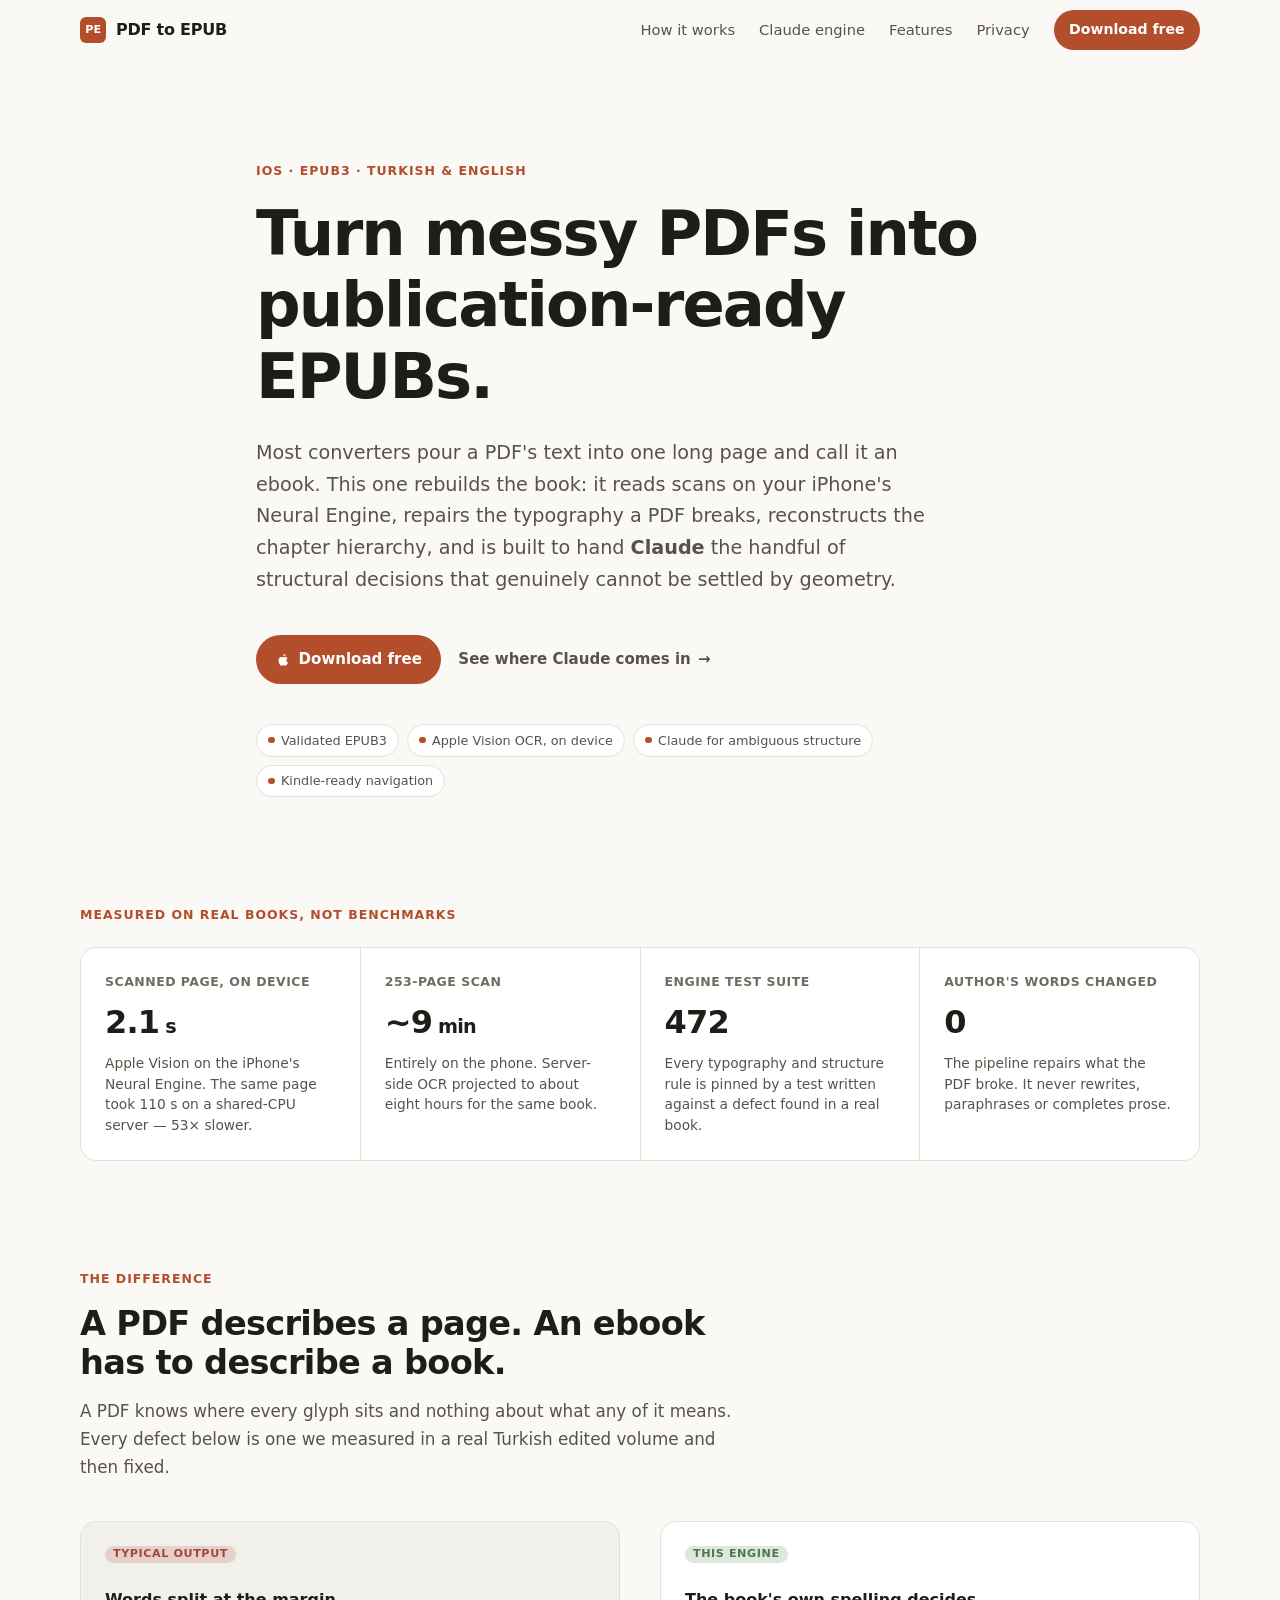
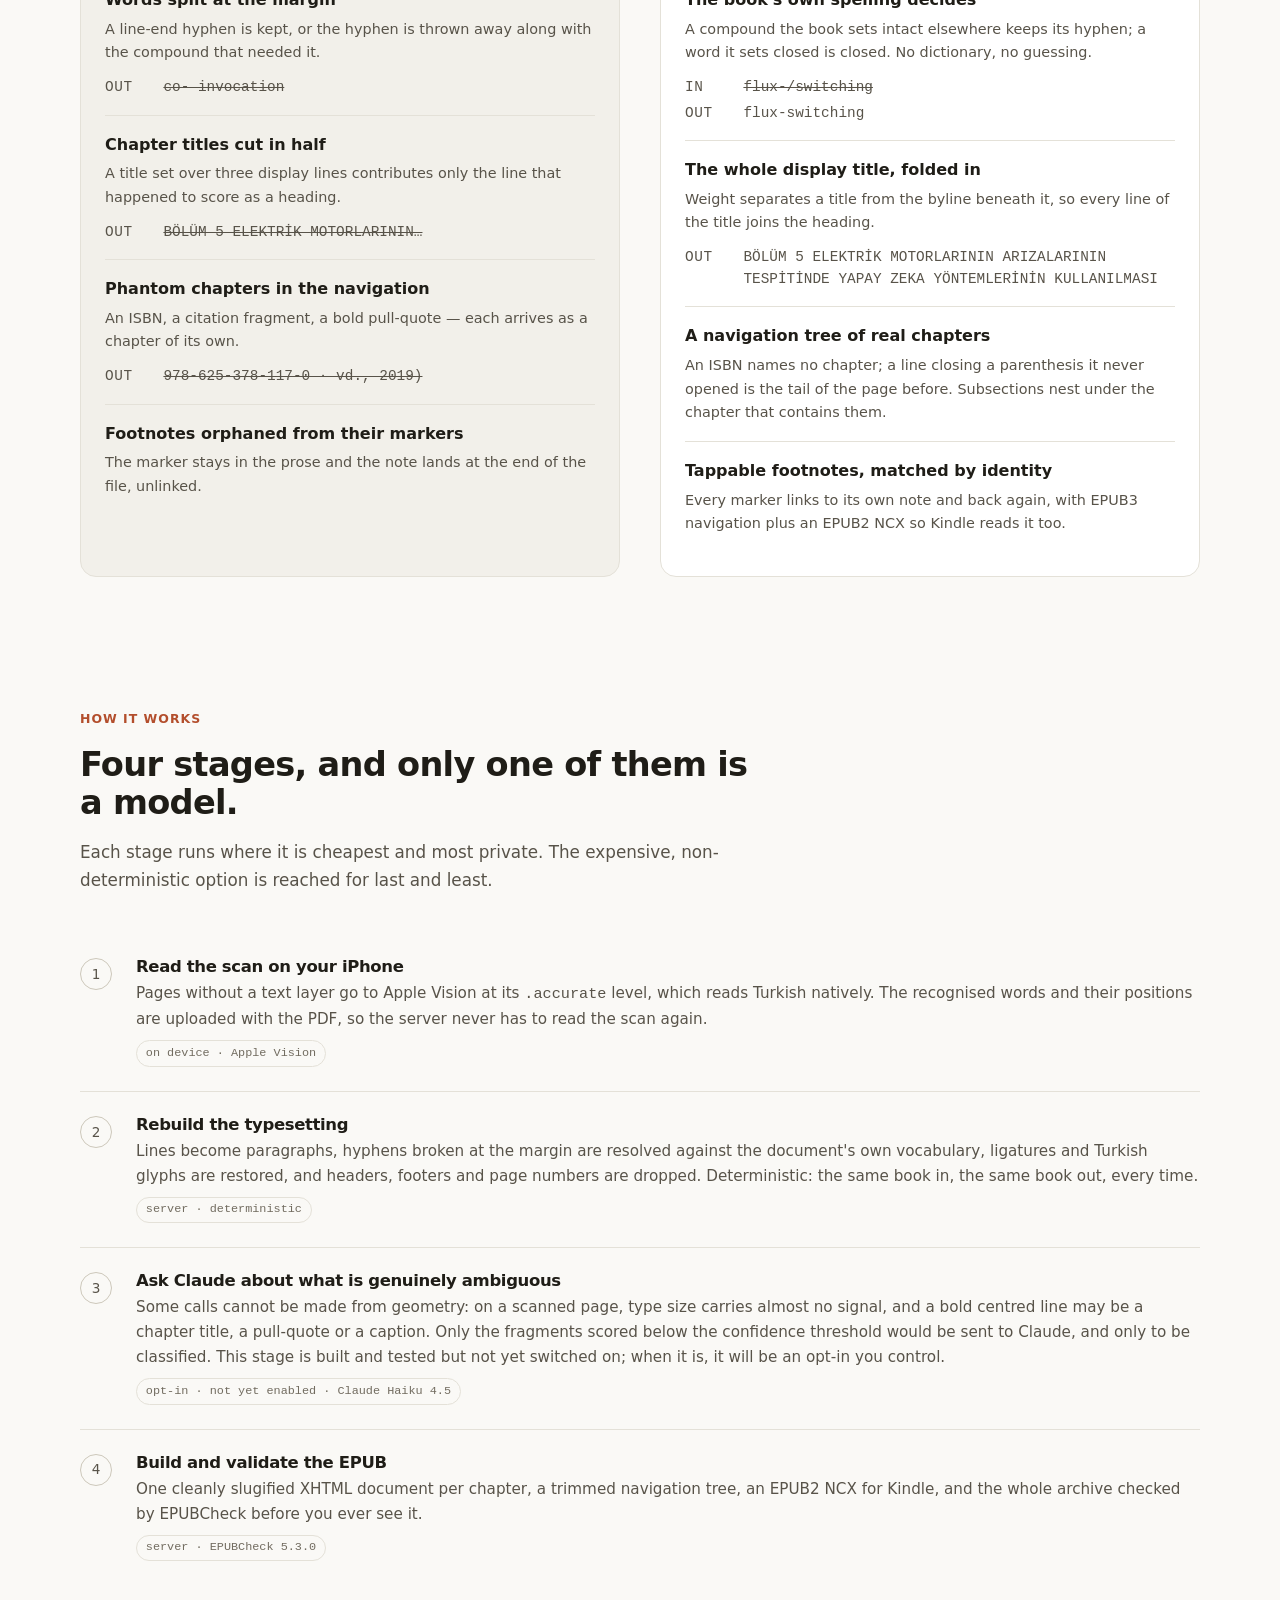
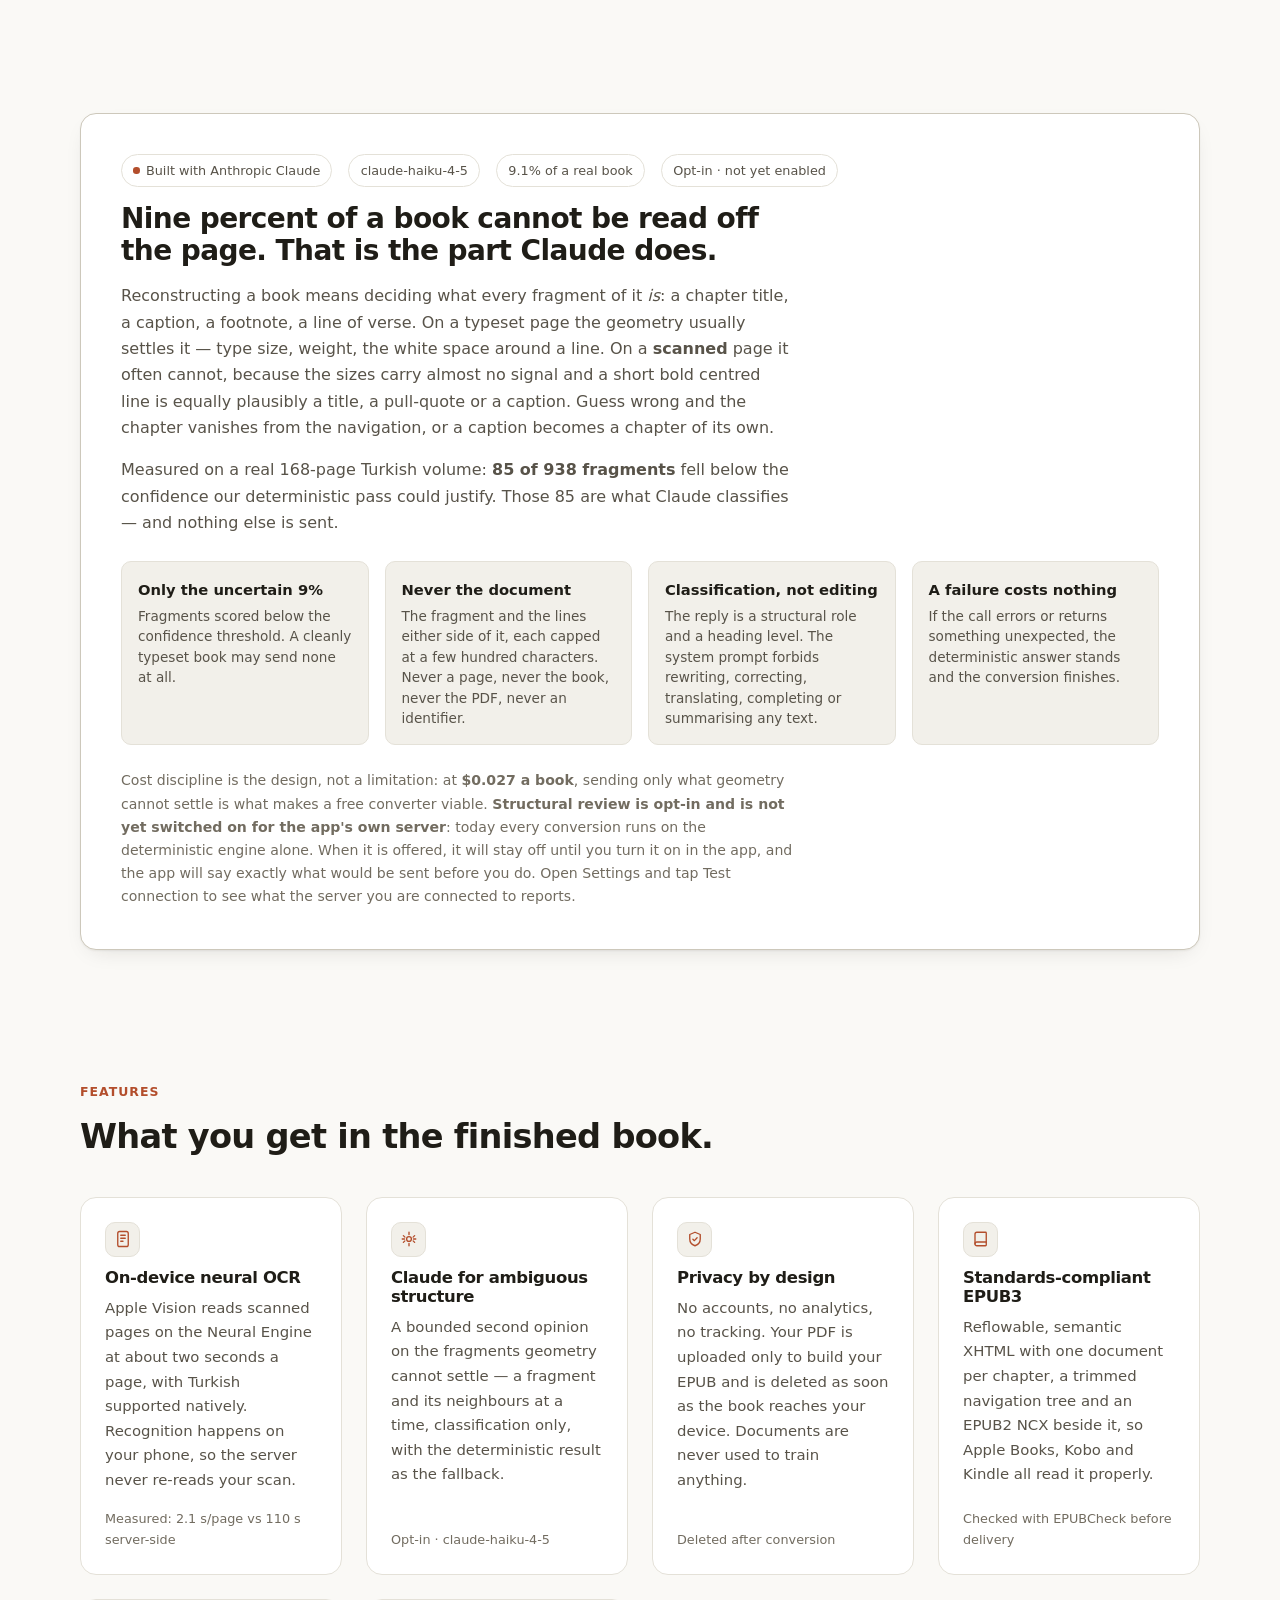
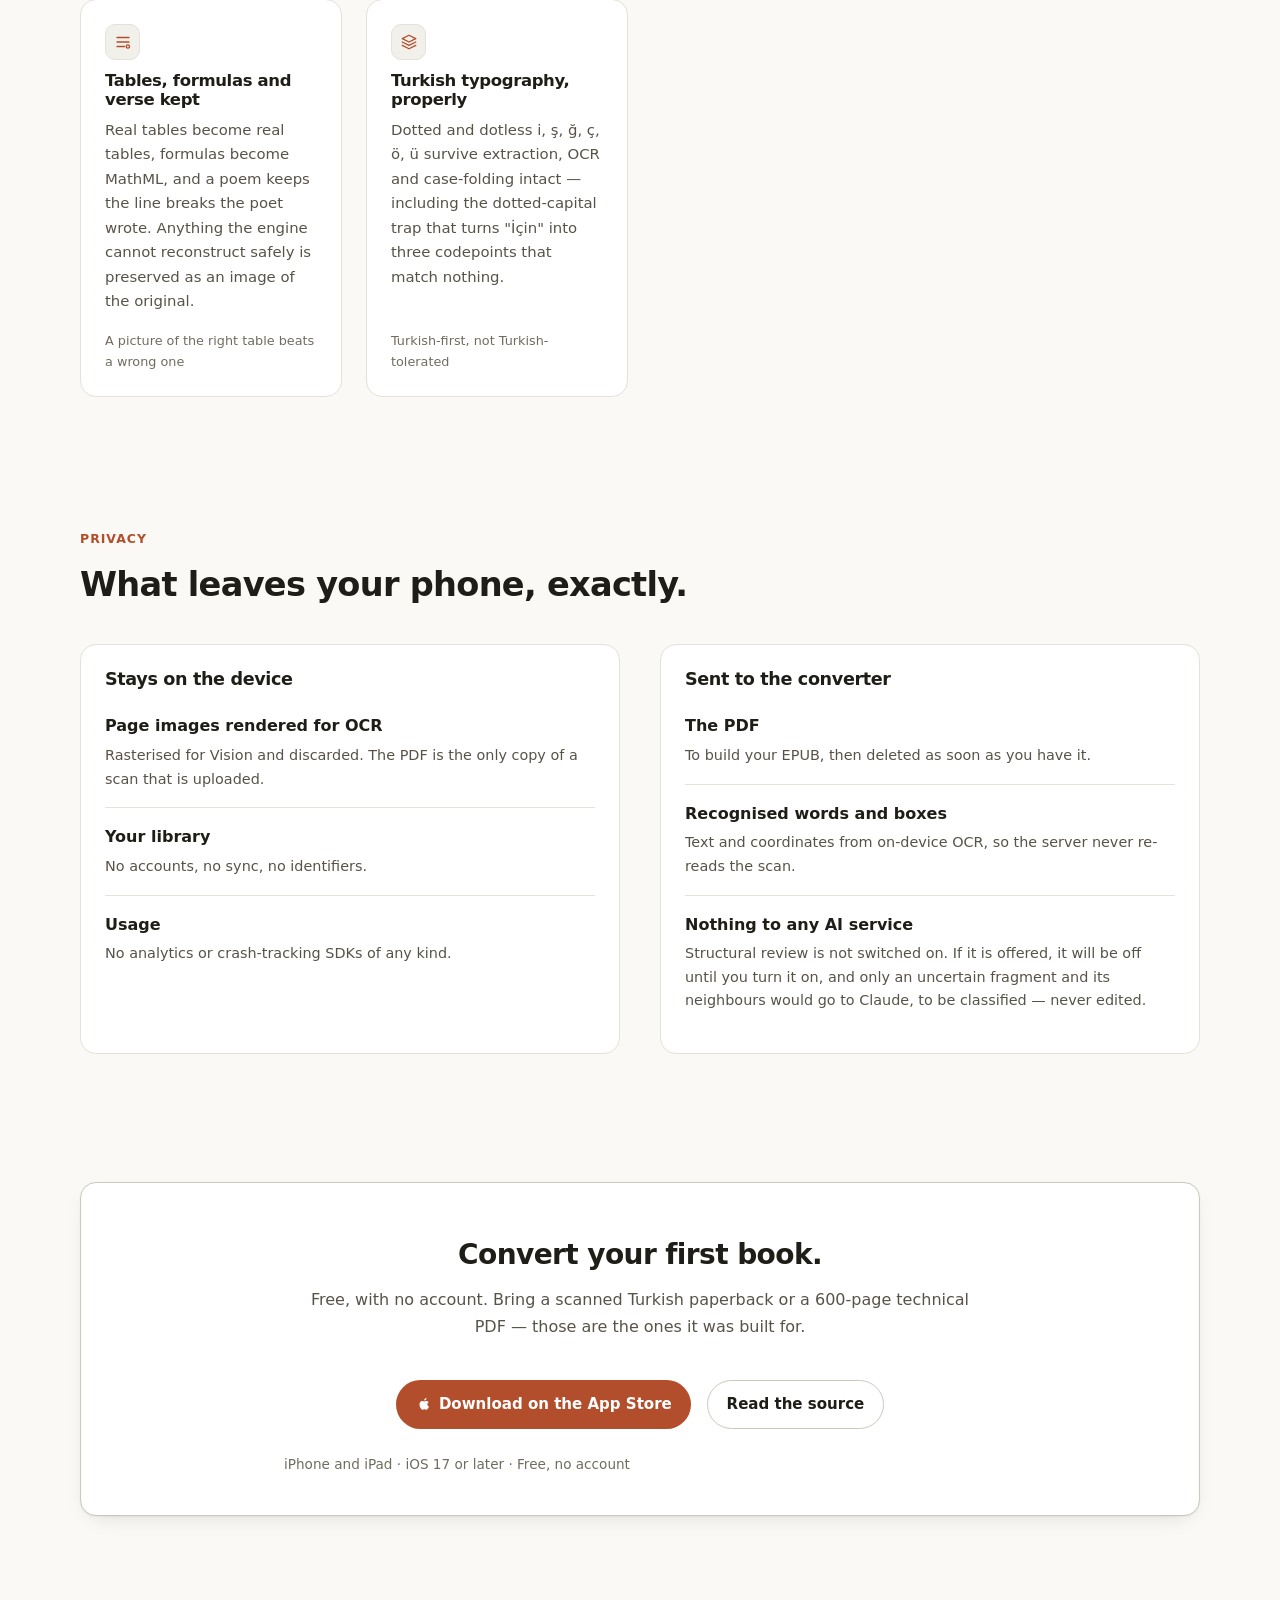
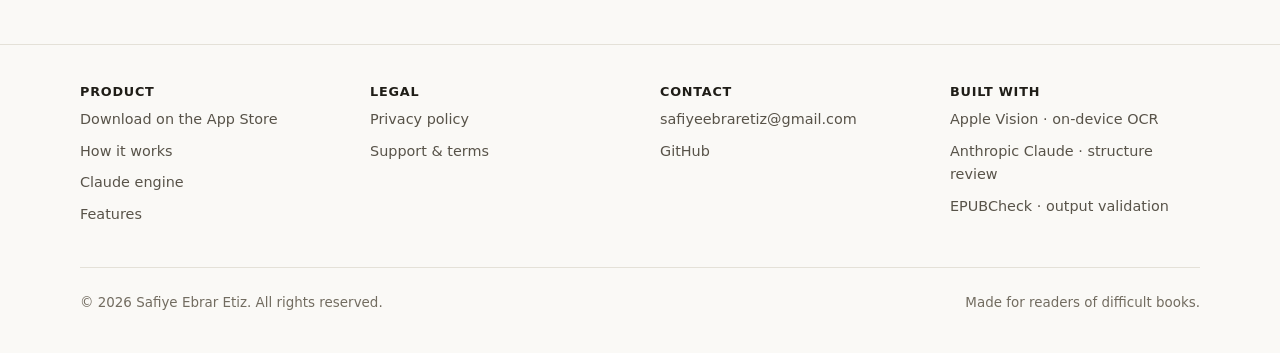
<file: index.html>
<!doctype html>
<html lang="en">
<head>
<meta charset="utf-8">
<meta name="viewport" content="width=device-width, initial-scale=1">
<title>PDF to EPUB — Publication-ready ebooks from difficult PDFs</title>

<meta name="description" content="Turn PDF books into clean, validated EPUB3. On-device Apple Vision OCR for scans, a deterministic typesetting engine for structure, and Claude for the structural calls that are genuinely ambiguous.">
<meta name="theme-color" content="#16150f" media="(prefers-color-scheme: dark)">
<meta name="theme-color" content="#faf9f6" media="(prefers-color-scheme: light)">
<link rel="canonical" href="https://pdftoepub.tech/">

<!-- OpenGraph / Twitter. og-image.png is generated by scripts/make-og-image.sh -->
<meta property="og:type" content="website">
<meta property="og:site_name" content="PDF to EPUB">
<meta property="og:title" content="PDF to EPUB — Publication-ready ebooks from difficult PDFs">
<meta property="og:description" content="On-device Apple Vision OCR for scans, a deterministic typesetting engine for structure, and Claude for the structural calls that are genuinely ambiguous.">
<meta property="og:url" content="https://pdftoepub.tech/">
<meta property="og:image" content="https://pdftoepub.tech/og-image.png">
<meta property="og:image:width" content="1200">
<meta property="og:image:height" content="630">
<meta name="twitter:card" content="summary_large_image">

<link rel="stylesheet" href="style.css">
</head>
<body>

<a class="skip-link" href="#main">Skip to content</a>

<header class="header" id="header">
  <div class="shell header__inner">
    <a class="brand" href="#top">
      <span class="brand__mark" aria-hidden="true">PE</span>
      <span>PDF&nbsp;to&nbsp;EPUB</span>
    </a>

    <button class="nav-toggle" id="nav-toggle" type="button"
            aria-expanded="false" aria-controls="nav" aria-label="Menu">
      <span class="nav-toggle__bars" aria-hidden="true"></span>
    </button>

    <nav class="nav" id="nav" aria-label="Main">
      <ul class="nav__list">
        <li><a href="#how-it-works">How it works</a></li>
        <li><a href="#claude">Claude engine</a></li>
        <li><a href="#features">Features</a></li>
        <li><a href="#privacy">Privacy</a></li>
        <li class="nav__cta">
          <a class="btn btn--primary btn--sm" href="https://apps.apple.com/us/app/pdftoepub-book-converter/id6809243172">App&nbsp;Store</a>
        </li>
      </ul>
    </nav>

    <a class="btn btn--primary btn--sm header__cta--desktop" href="https://apps.apple.com/us/app/pdftoepub-book-converter/id6809243172">Download free</a>
  </div>
</header>

<main id="main">
  <span id="top"></span>

  <!-- ============================ hero ============================ -->
  <section class="hero">
    <div class="shell hero__inner">
      <span class="eyebrow">iOS&nbsp;· EPUB3 · Turkish &amp; English</span>
      <h1>Turn messy PDFs into publication-ready EPUBs.</h1>
      <p class="hero__lede">
        Most converters pour a PDF's text into one long page and call it an
        ebook. This one rebuilds the book: it reads scans on your iPhone's
        Neural Engine, repairs the typography a PDF breaks, reconstructs the
        chapter hierarchy, and is built to hand <strong>Claude</strong> the
        handful of structural decisions that genuinely cannot be settled by
        geometry.
      </p>

      <div class="hero__actions">
        <a class="btn btn--primary" href="https://apps.apple.com/us/app/pdftoepub-book-converter/id6809243172">
          <svg width="16" height="16" viewBox="0 0 24 24" fill="currentColor" aria-hidden="true"><path d="M17.05 12.54c.02-2.2 1.8-3.26 1.88-3.31-1.02-1.5-2.61-1.7-3.18-1.73-1.35-.14-2.64.8-3.33.8-.69 0-1.75-.78-2.87-.76-1.48.02-2.84.86-3.6 2.18-1.53 2.66-.39 6.6 1.1 8.76.73 1.06 1.6 2.25 2.75 2.2 1.1-.04 1.52-.71 2.85-.71 1.33 0 1.71.71 2.87.69 1.19-.02 1.94-1.08 2.66-2.14.84-1.23 1.19-2.42 1.2-2.48-.03-.01-2.3-.88-2.33-3.5zM14.9 5.6c.6-.74 1.01-1.76.9-2.78-.87.04-1.93.58-2.56 1.31-.56.65-1.05 1.69-.92 2.69.97.07 1.96-.49 2.58-1.22z"/></svg>
          Download free
        </a>
        <a class="btn btn--plain" href="#claude">
          See where Claude comes in
          <span aria-hidden="true">→</span>
        </a>
      </div>

      <ul class="specs">
        <li class="badge"><span class="badge__dot" aria-hidden="true"></span>Validated EPUB3</li>
        <li class="badge"><span class="badge__dot" aria-hidden="true"></span>Apple Vision OCR, on&nbsp;device</li>
        <li class="badge"><span class="badge__dot" aria-hidden="true"></span>Claude for ambiguous structure</li>
        <li class="badge"><span class="badge__dot" aria-hidden="true"></span>Kindle-ready navigation</li>
      </ul>
    </div>
  </section>

  <!-- ========================== measured ========================== -->
  <section class="section section--tight" aria-labelledby="numbers-head">
    <div class="shell">
      <h2 id="numbers-head" class="eyebrow" style="margin-bottom:var(--space-lg)">
        Measured on real books, not benchmarks
      </h2>
      <dl class="metrics">
        <div class="metric">
          <dt>Scanned page, on device</dt>
          <dd>2.1<span style="font-size:0.6em"> s</span></dd>
          <p>Apple Vision on the iPhone's Neural Engine. The same page took
             110&nbsp;s on a shared-CPU server — 53× slower.</p>
        </div>
        <div class="metric">
          <dt>253-page scan</dt>
          <dd>~9<span style="font-size:0.6em"> min</span></dd>
          <p>Entirely on the phone. Server-side OCR projected to about eight
             hours for the same book.</p>
        </div>
        <div class="metric">
          <dt>Engine test suite</dt>
          <dd>472</dd>
          <p>Every typography and structure rule is pinned by a test written
             against a defect found in a real book.</p>
        </div>
        <div class="metric">
          <dt>Author's words changed</dt>
          <dd>0</dd>
          <p>The pipeline repairs what the PDF broke. It never rewrites,
             paraphrases or completes prose.</p>
        </div>
      </dl>
    </div>
  </section>

  <!-- ====================== problem / solution ====================== -->
  <section class="section" id="problem" aria-labelledby="problem-head">
    <div class="shell">
      <div class="section-head">
        <span class="eyebrow">The difference</span>
        <h2 id="problem-head">A PDF describes a page. An ebook has to describe a book.</h2>
        <p>
          A PDF knows where every glyph sits and nothing about what any of it
          means. Every defect below is one we measured in a real Turkish
          edited volume and then fixed.
        </p>
      </div>

      <div class="split">
        <article class="panel panel--problem">
          <h3><span class="panel__tag">Typical output</span></h3>
          <ul class="defects">
            <li>
              <b>Words split at the margin</b>
              <span>A line-end hyphen is kept, or the hyphen is thrown away
                    along with the compound that needed it.</span>
              <div class="repair">
                <div class="repair__row"><span class="repair__label">out</span><span class="repair__was">co- invocation</span></div>
              </div>
            </li>
            <li>
              <b>Chapter titles cut in half</b>
              <span>A title set over three display lines contributes only the
                    line that happened to score as a heading.</span>
              <div class="repair">
                <div class="repair__row"><span class="repair__label">out</span><span class="repair__was">BÖLÜM 5 ELEKTRİK MOTORLARININ…</span></div>
              </div>
            </li>
            <li>
              <b>Phantom chapters in the navigation</b>
              <span>An ISBN, a citation fragment, a bold pull-quote — each
                    arrives as a chapter of its own.</span>
              <div class="repair">
                <div class="repair__row"><span class="repair__label">out</span><span class="repair__was">978-625-378-117-0 · vd., 2019)</span></div>
              </div>
            </li>
            <li>
              <b>Footnotes orphaned from their markers</b>
              <span>The marker stays in the prose and the note lands at the
                    end of the file, unlinked.</span>
            </li>
          </ul>
        </article>

        <article class="panel panel--solution">
          <h3><span class="panel__tag">This engine</span></h3>
          <ul class="defects">
            <li>
              <b>The book's own spelling decides</b>
              <span>A compound the book sets intact elsewhere keeps its
                    hyphen; a word it sets closed is closed. No dictionary,
                    no guessing.</span>
              <div class="repair">
                <div class="repair__row"><span class="repair__label">in</span><span class="repair__was">flux-/switching</span></div>
                <div class="repair__row"><span class="repair__label">out</span><span class="repair__now">flux-switching</span></div>
              </div>
            </li>
            <li>
              <b>The whole display title, folded in</b>
              <span>Weight separates a title from the byline beneath it, so
                    every line of the title joins the heading.</span>
              <div class="repair">
                <div class="repair__row"><span class="repair__label">out</span><span class="repair__now">BÖLÜM 5 ELEKTRİK MOTORLARININ ARIZALARININ TESPİTİNDE YAPAY ZEKA YÖNTEMLERİNİN KULLANILMASI</span></div>
              </div>
            </li>
            <li>
              <b>A navigation tree of real chapters</b>
              <span>An ISBN names no chapter; a line closing a parenthesis it
                    never opened is the tail of the page before. Subsections
                    nest under the chapter that contains them.</span>
            </li>
            <li>
              <b>Tappable footnotes, matched by identity</b>
              <span>Every marker links to its own note and back again, with
                    EPUB3 navigation plus an EPUB2 NCX so Kindle reads it too.</span>
            </li>
          </ul>
        </article>
      </div>
    </div>
  </section>

  <!-- ======================== how it works ======================== -->
  <section class="section" id="how-it-works" aria-labelledby="how-head">
    <div class="shell">
      <div class="section-head">
        <span class="eyebrow">How it works</span>
        <h2 id="how-head">Four stages, and only one of them is a model.</h2>
        <p>
          Each stage runs where it is cheapest and most private. The expensive,
          non-deterministic option is reached for last and least.
        </p>
      </div>

      <ol class="steps">
        <li>
          <span class="steps__num" aria-hidden="true"></span>
          <div>
            <h3>Read the scan on your iPhone</h3>
            <p>
              Pages without a text layer go to Apple Vision at its
              <code>.accurate</code> level, which reads Turkish natively. The
              recognised words and their positions are uploaded with the PDF,
              so the server never has to read the scan again.
            </p>
            <span class="steps__where">on device · Apple Vision</span>
          </div>
        </li>
        <li>
          <span class="steps__num" aria-hidden="true"></span>
          <div>
            <h3>Rebuild the typesetting</h3>
            <p>
              Lines become paragraphs, hyphens broken at the margin are
              resolved against the document's own vocabulary, ligatures and
              Turkish glyphs are restored, and headers, footers and page
              numbers are dropped. Deterministic: the same book in, the same
              book out, every time.
            </p>
            <span class="steps__where">server · deterministic</span>
          </div>
        </li>
        <li>
          <span class="steps__num" aria-hidden="true"></span>
          <div>
            <h3>Ask Claude about what is genuinely ambiguous</h3>
            <p>
              Some calls cannot be made from geometry: on a scanned page, type
              size carries almost no signal, and a bold centred line may be a
              chapter title, a pull-quote or a caption. Only the fragments
              scored below the confidence threshold would be sent to Claude,
              and only to be classified. This stage is built and tested but not
              yet switched on; when it is, it will be an opt-in you control.
            </p>
            <span class="steps__where">opt-in · not yet enabled · Claude Haiku 4.5</span>
          </div>
        </li>
        <li>
          <span class="steps__num" aria-hidden="true"></span>
          <div>
            <h3>Build and validate the EPUB</h3>
            <p>
              One cleanly slugified XHTML document per chapter, a trimmed
              navigation tree, an EPUB2 NCX for Kindle, and the whole archive
              checked by EPUBCheck before you ever see it.
            </p>
            <span class="steps__where">server · EPUBCheck 5.3.0</span>
          </div>
        </li>
      </ol>
    </div>
  </section>

  <!-- ========================== claude ========================== -->
  <section class="section" id="claude" aria-labelledby="claude-head">
    <div class="shell">
      <div class="callout">
        <div class="callout__top">
          <span class="badge">
            <span class="badge__dot" aria-hidden="true"></span>
            Built with Anthropic Claude
          </span>
          <span class="badge">claude-haiku-4-5</span>
          <span class="badge">9.1% of a real book</span>
          <span class="badge">Opt-in &middot; not yet enabled</span>
        </div>

        <h2 id="claude-head">
          Nine percent of a book cannot be read off the page. That is the part
          Claude does.
        </h2>

        <p>
          Reconstructing a book means deciding what every fragment of it
          <em>is</em>: a chapter title, a caption, a footnote, a line of verse.
          On a typeset page the geometry usually settles it — type size, weight,
          the white space around a line. On a <strong>scanned</strong> page it
          often cannot, because the sizes carry almost no signal and a short
          bold centred line is equally plausibly a title, a pull-quote or a
          caption. Guess wrong and the chapter vanishes from the navigation, or
          a caption becomes a chapter of its own.
        </p>

        <p>
          Measured on a real 168-page Turkish volume: <strong>85 of 938
          fragments</strong> fell below the confidence our deterministic pass
          could justify. Those 85 are what Claude classifies — and nothing else
          is sent.
        </p>

        <ul class="bounds">
          <li class="bound">
            <b>Only the uncertain 9%</b>
            <span>Fragments scored below the confidence threshold. A cleanly
                  typeset book may send none at all.</span>
          </li>
          <li class="bound">
            <b>Never the document</b>
            <span>The fragment and the lines either side of it, each capped at
                  a few hundred characters. Never a page, never the book,
                  never the PDF, never an identifier.</span>
          </li>
          <li class="bound">
            <b>Classification, not editing</b>
            <span>The reply is a structural role and a heading level. The
                  system prompt forbids rewriting, correcting, translating,
                  completing or summarising any text.</span>
          </li>
          <li class="bound">
            <b>A failure costs nothing</b>
            <span>If the call errors or returns something unexpected, the
                  deterministic answer stands and the conversion finishes.</span>
          </li>
        </ul>

        <p style="margin-top:var(--space-lg);color:var(--ink-faint);font-size:0.88rem">
          Cost discipline is the design, not a limitation: at
          <strong>$0.027 a book</strong>, sending only what geometry cannot
          settle is what makes a free converter viable.
          <strong>Structural review is opt-in and is not yet switched on for
          the app's own server</strong>: today every conversion runs on the
          deterministic engine alone. When it is offered, it will stay off
          until you turn it on in the app, and the app will say exactly what
          would be sent before you do. Open Settings and tap Test connection
          to see what the server you are connected to reports.
        </p>
      </div>
    </div>
  </section>

  <!-- ========================= features ========================= -->
  <section class="section" id="features" aria-labelledby="features-head">
    <div class="shell">
      <div class="section-head">
        <span class="eyebrow">Features</span>
        <h2 id="features-head">What you get in the finished book.</h2>
      </div>

      <div class="cards">
        <article class="card">
          <span class="card__icon" aria-hidden="true">
            <svg width="18" height="18" viewBox="0 0 24 24" fill="none" stroke="currentColor" stroke-width="1.8" stroke-linecap="round" stroke-linejoin="round"><rect x="5" y="2" width="14" height="20" rx="2.5"/><path d="M9 7h6M9 11h6M9 15h3"/></svg>
          </span>
          <h3>On-device neural OCR</h3>
          <p>
            Apple Vision reads scanned pages on the Neural Engine at about two
            seconds a page, with Turkish supported natively. Recognition
            happens on your phone, so the server never re-reads your scan.
          </p>
          <span class="card__note">Measured: 2.1 s/page vs 110 s server-side</span>
        </article>

        <article class="card">
          <span class="card__icon" aria-hidden="true">
            <svg width="18" height="18" viewBox="0 0 24 24" fill="none" stroke="currentColor" stroke-width="1.8" stroke-linecap="round" stroke-linejoin="round"><path d="M12 3v3M12 18v3M4.5 7.5l2 2M17.5 14.5l2 2M3 12h3M18 12h3M4.5 16.5l2-2M17.5 9.5l2-2"/><circle cx="12" cy="12" r="3.2"/></svg>
          </span>
          <h3>Claude for ambiguous structure</h3>
          <p>
            A bounded second opinion on the fragments geometry cannot settle —
            a fragment and its neighbours at a time, classification only, with
            the deterministic result as the fallback.
          </p>
          <span class="card__note">Opt-in · claude-haiku-4-5</span>
        </article>

        <article class="card">
          <span class="card__icon" aria-hidden="true">
            <svg width="18" height="18" viewBox="0 0 24 24" fill="none" stroke="currentColor" stroke-width="1.8" stroke-linecap="round" stroke-linejoin="round"><path d="M12 3l7 3v6c0 4.2-2.9 7.6-7 9-4.1-1.4-7-4.8-7-9V6l7-3z"/><path d="M9.2 12.2l2 2 3.6-3.8"/></svg>
          </span>
          <h3>Privacy by design</h3>
          <p>
            No accounts, no analytics, no tracking. Your PDF is uploaded only
            to build your EPUB and is deleted as soon as the book reaches your
            device. Documents are never used to train anything.
          </p>
          <span class="card__note">Deleted after conversion</span>
        </article>

        <article class="card">
          <span class="card__icon" aria-hidden="true">
            <svg width="18" height="18" viewBox="0 0 24 24" fill="none" stroke="currentColor" stroke-width="1.8" stroke-linecap="round" stroke-linejoin="round"><path d="M4 5.5A2.5 2.5 0 016.5 3H18a1 1 0 011 1v16a1 1 0 01-1 1H6.5A2.5 2.5 0 014 18.5v-13z"/><path d="M4 18.5A2.5 2.5 0 016.5 16H19"/></svg>
          </span>
          <h3>Standards-compliant EPUB3</h3>
          <p>
            Reflowable, semantic XHTML with one document per chapter, a trimmed
            navigation tree and an EPUB2 NCX beside it, so Apple Books, Kobo
            and Kindle all read it properly.
          </p>
          <span class="card__note">Checked with EPUBCheck before delivery</span>
        </article>

        <article class="card">
          <span class="card__icon" aria-hidden="true">
            <svg width="18" height="18" viewBox="0 0 24 24" fill="none" stroke="currentColor" stroke-width="1.8" stroke-linecap="round" stroke-linejoin="round"><path d="M4 6h16M4 12h16M4 18h10"/><circle cx="18.5" cy="18" r="2.2"/></svg>
          </span>
          <h3>Tables, formulas and verse kept</h3>
          <p>
            Real tables become real tables, formulas become MathML, and a poem
            keeps the line breaks the poet wrote. Anything the engine cannot
            reconstruct safely is preserved as an image of the original.
          </p>
          <span class="card__note">A picture of the right table beats a wrong one</span>
        </article>

        <article class="card">
          <span class="card__icon" aria-hidden="true">
            <svg width="18" height="18" viewBox="0 0 24 24" fill="none" stroke="currentColor" stroke-width="1.8" stroke-linecap="round" stroke-linejoin="round"><path d="M3 7.5l9-4.5 9 4.5-9 4.5-9-4.5z"/><path d="M3 12l9 4.5 9-4.5M3 16.5L12 21l9-4.5"/></svg>
          </span>
          <h3>Turkish typography, properly</h3>
          <p>
            Dotted and dotless i, ş, ğ, ç, ö, ü survive extraction, OCR and
            case-folding intact — including the dotted-capital trap that turns
            "İçin" into three codepoints that match nothing.
          </p>
          <span class="card__note">Turkish-first, not Turkish-tolerated</span>
        </article>
      </div>
    </div>
  </section>

  <!-- ========================== privacy ========================== -->
  <section class="section" id="privacy" aria-labelledby="privacy-head">
    <div class="shell">
      <div class="section-head">
        <span class="eyebrow">Privacy</span>
        <h2 id="privacy-head">What leaves your phone, exactly.</h2>
      </div>
      <div class="split">
        <article class="panel">
          <h3>Stays on the device</h3>
          <ul class="defects">
            <li><b>Page images rendered for OCR</b><span>Rasterised for Vision and discarded. The PDF is the only copy of a scan that is uploaded.</span></li>
            <li><b>Your library</b><span>No accounts, no sync, no identifiers.</span></li>
            <li><b>Usage</b><span>No analytics or crash-tracking SDKs of any kind.</span></li>
          </ul>
        </article>
        <article class="panel">
          <h3>Sent to the converter</h3>
          <ul class="defects">
            <li><b>The PDF</b><span>To build your EPUB, then deleted as soon as you have it.</span></li>
            <li><b>Recognised words and boxes</b><span>Text and coordinates from on-device OCR, so the server never re-reads the scan.</span></li>
            <li><b>Nothing to any AI service</b><span>Structural review is not switched on. If it is offered, it will be off until you turn it on, and only an uncertain fragment and its neighbours would go to Claude, to be classified — never edited.</span></li>
          </ul>
        </article>
      </div>
    </div>
  </section>

  <!-- ============================ cta ============================ -->
  <section class="section" id="get" aria-labelledby="get-head">
    <div class="shell">
      <div class="callout" style="text-align:center">
        <h2 id="get-head" style="margin-inline:auto">Convert your first book.</h2>
        <p style="margin-inline:auto">
          Free, with no account. Bring a scanned Turkish paperback or a
          600-page technical PDF — those are the ones it was built for.
        </p>
        <div class="hero__actions" style="justify-content:center">
          <a class="btn btn--primary" href="https://apps.apple.com/us/app/pdftoepub-book-converter/id6809243172">
            <svg width="16" height="16" viewBox="0 0 24 24" fill="currentColor" aria-hidden="true"><path d="M17.05 12.54c.02-2.2 1.8-3.26 1.88-3.31-1.02-1.5-2.61-1.7-3.18-1.73-1.35-.14-2.64.8-3.33.8-.69 0-1.75-.78-2.87-.76-1.48.02-2.84.86-3.6 2.18-1.53 2.66-.39 6.6 1.1 8.76.73 1.06 1.6 2.25 2.75 2.2 1.1-.04 1.52-.71 2.85-.71 1.33 0 1.71.71 2.87.69 1.19-.02 1.94-1.08 2.66-2.14.84-1.23 1.19-2.42 1.2-2.48-.03-.01-2.3-.88-2.33-3.5zM14.9 5.6c.6-.74 1.01-1.76.9-2.78-.87.04-1.93.58-2.56 1.31-.56.65-1.05 1.69-.92 2.69.97.07 1.96-.49 2.58-1.22z"/></svg>
            Download on the App Store
          </a>
          <a class="btn btn--ghost" href="https://github.com/etizEbrar/pdftoepub">Read the source</a>
        </div>
        <p style="margin-top:var(--space-lg);color:var(--ink-faint);font-size:0.85rem">
          iPhone and iPad · iOS 17 or later · Free, no account
        </p>
      </div>
    </div>
  </section>
</main>

<footer class="footer">
  <div class="shell">
    <div class="footer__cols">
      <div>
        <h3>Product</h3>
        <ul>
          <li><a href="https://apps.apple.com/us/app/pdftoepub-book-converter/id6809243172">Download on the App Store</a></li>
          <li><a href="#how-it-works">How it works</a></li>
          <li><a href="#claude">Claude engine</a></li>
          <li><a href="#features">Features</a></li>
        </ul>
      </div>
      <div>
        <h3>Legal</h3>
        <ul>
          <li><a href="privacy.html">Privacy policy</a></li>
          <li><a href="support.html">Support &amp; terms</a></li>
        </ul>
      </div>
      <div>
        <h3>Contact</h3>
        <ul>
          <li><a href="mailto:safiyeebraretiz@gmail.com">safiyeebraretiz@gmail.com</a></li>
          <li><a href="https://github.com/etizEbrar/pdftoepub">GitHub</a></li>
        </ul>
      </div>
      <div>
        <h3>Built with</h3>
        <ul>
          <li>Apple Vision · on-device OCR</li>
          <li>Anthropic Claude · structure review</li>
          <li>EPUBCheck · output validation</li>
        </ul>
      </div>
    </div>

    <div class="footer__base">
      <span>© <span id="year">2026</span> Safiye Ebrar Etiz. All rights reserved.</span>
      <span>Made for readers of difficult books.</span>
    </div>
  </div>
</footer>

<script src="main.js" defer></script>
</body>
</html>
</file>
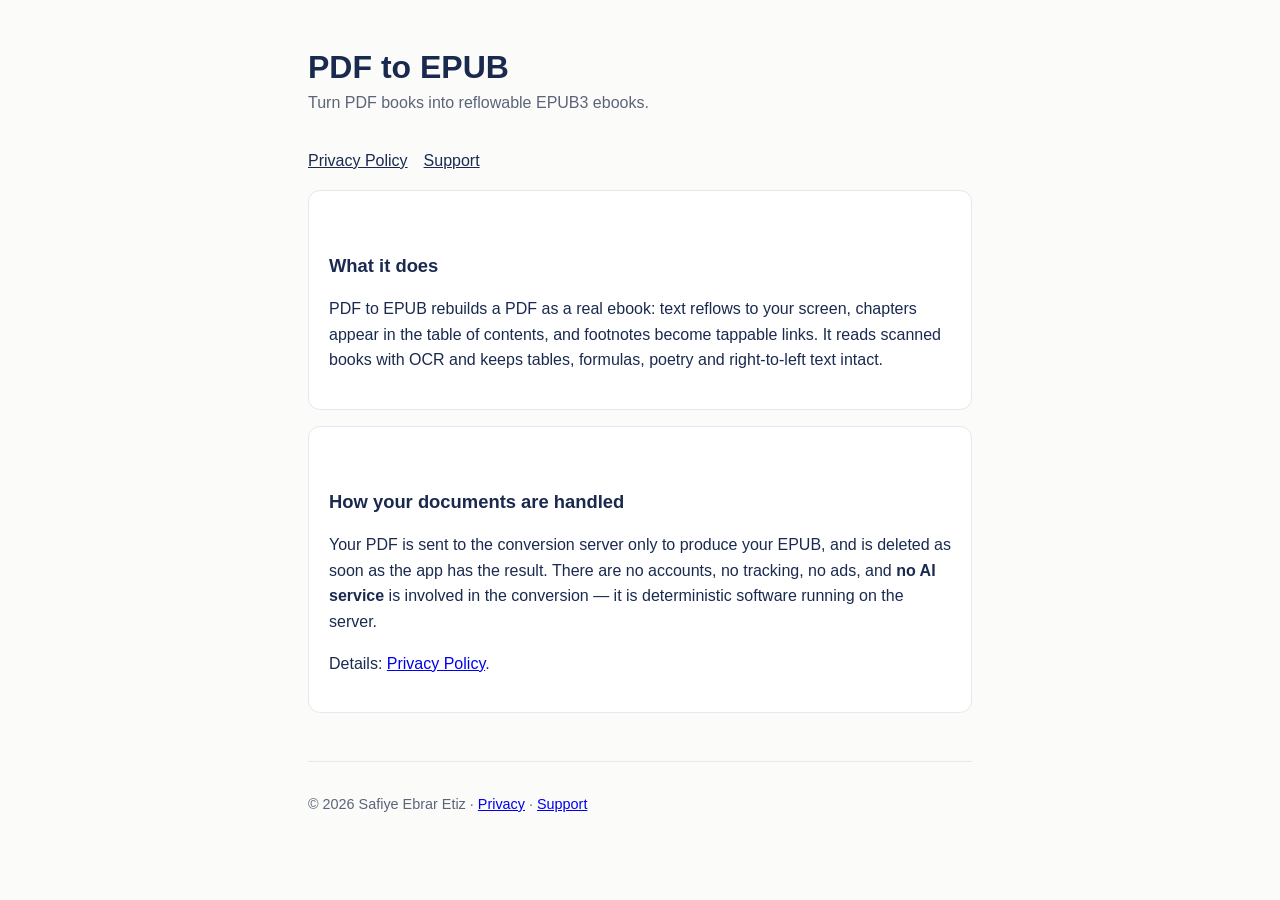
<file: site/index.html>
<!doctype html>
<html lang="en"><head>
<meta charset="utf-8"><meta name="viewport" content="width=device-width,initial-scale=1">
<title>PDF to EPUB</title>
<style>
:root{--ink:#1a2a4f;--muted:#5b6478;--bg:#fbfbfa;--card:#fff;--line:#e6e8ee}
@media (prefers-color-scheme:dark){:root{--ink:#e8ecf5;--muted:#a2abbd;--bg:#12151c;--card:#1a1e27;--line:#2a303c}}
*{box-sizing:border-box}body{margin:0;background:var(--bg);color:var(--ink);
font:16px/1.6 -apple-system,BlinkMacSystemFont,"Segoe UI",Roboto,sans-serif}
.wrap{max-width:44rem;margin:0 auto;padding:3rem 1.25rem}
h1{font-size:2rem;margin:0 0 .25rem;line-height:1.2}
h2{margin:2.5rem 0 .5rem;font-size:1.15rem}
.sub{color:var(--muted);margin:0 0 2rem}
nav a{display:inline-block;margin-right:1rem;color:var(--ink)}
.card{background:var(--card);border:1px solid var(--line);border-radius:12px;padding:1.25rem;margin:1rem 0}
blockquote{border-left:3px solid var(--line);margin:1rem 0;padding:.25rem 0 .25rem 1rem;color:var(--muted)}
code{background:var(--card);border:1px solid var(--line);border-radius:4px;padding:.1rem .3rem;font-size:.9em}
table{border-collapse:collapse;width:100%;margin:1rem 0}
th,td{border:1px solid var(--line);padding:.4rem .6rem;text-align:left;font-size:.95em}
footer{margin-top:3rem;color:var(--muted);font-size:.9rem;border-top:1px solid var(--line);padding-top:1rem}
</style></head><body><div class="wrap">
<h1>PDF to EPUB</h1>
<p class="sub">Turn PDF books into reflowable EPUB3 ebooks.</p>
<nav><a href="privacy.html">Privacy Policy</a><a href="support.html">Support</a></nav>
<div class="card">
<h2>What it does</h2>
<p>PDF to EPUB rebuilds a PDF as a real ebook: text reflows to your screen,
chapters appear in the table of contents, and footnotes become tappable links.
It reads scanned books with OCR and keeps tables, formulas, poetry and
right-to-left text intact.</p>
</div>
<div class="card">
<h2>How your documents are handled</h2>
<p>Your PDF is sent to the conversion server only to produce your EPUB, and is
deleted as soon as the app has the result. There are no accounts, no tracking,
no ads, and <strong>no AI service</strong> is involved in the conversion — it is
deterministic software running on the server.</p>
<p>Details: <a href="privacy.html">Privacy Policy</a>.</p>
</div>
<footer><p>© <span id="y"></span> Safiye Ebrar Etiz ·
<a href="privacy.html">Privacy</a> · <a href="support.html">Support</a></p></footer>
<script>document.getElementById('y').textContent=new Date().getFullYear()</script>
</div></body></html>
</file>
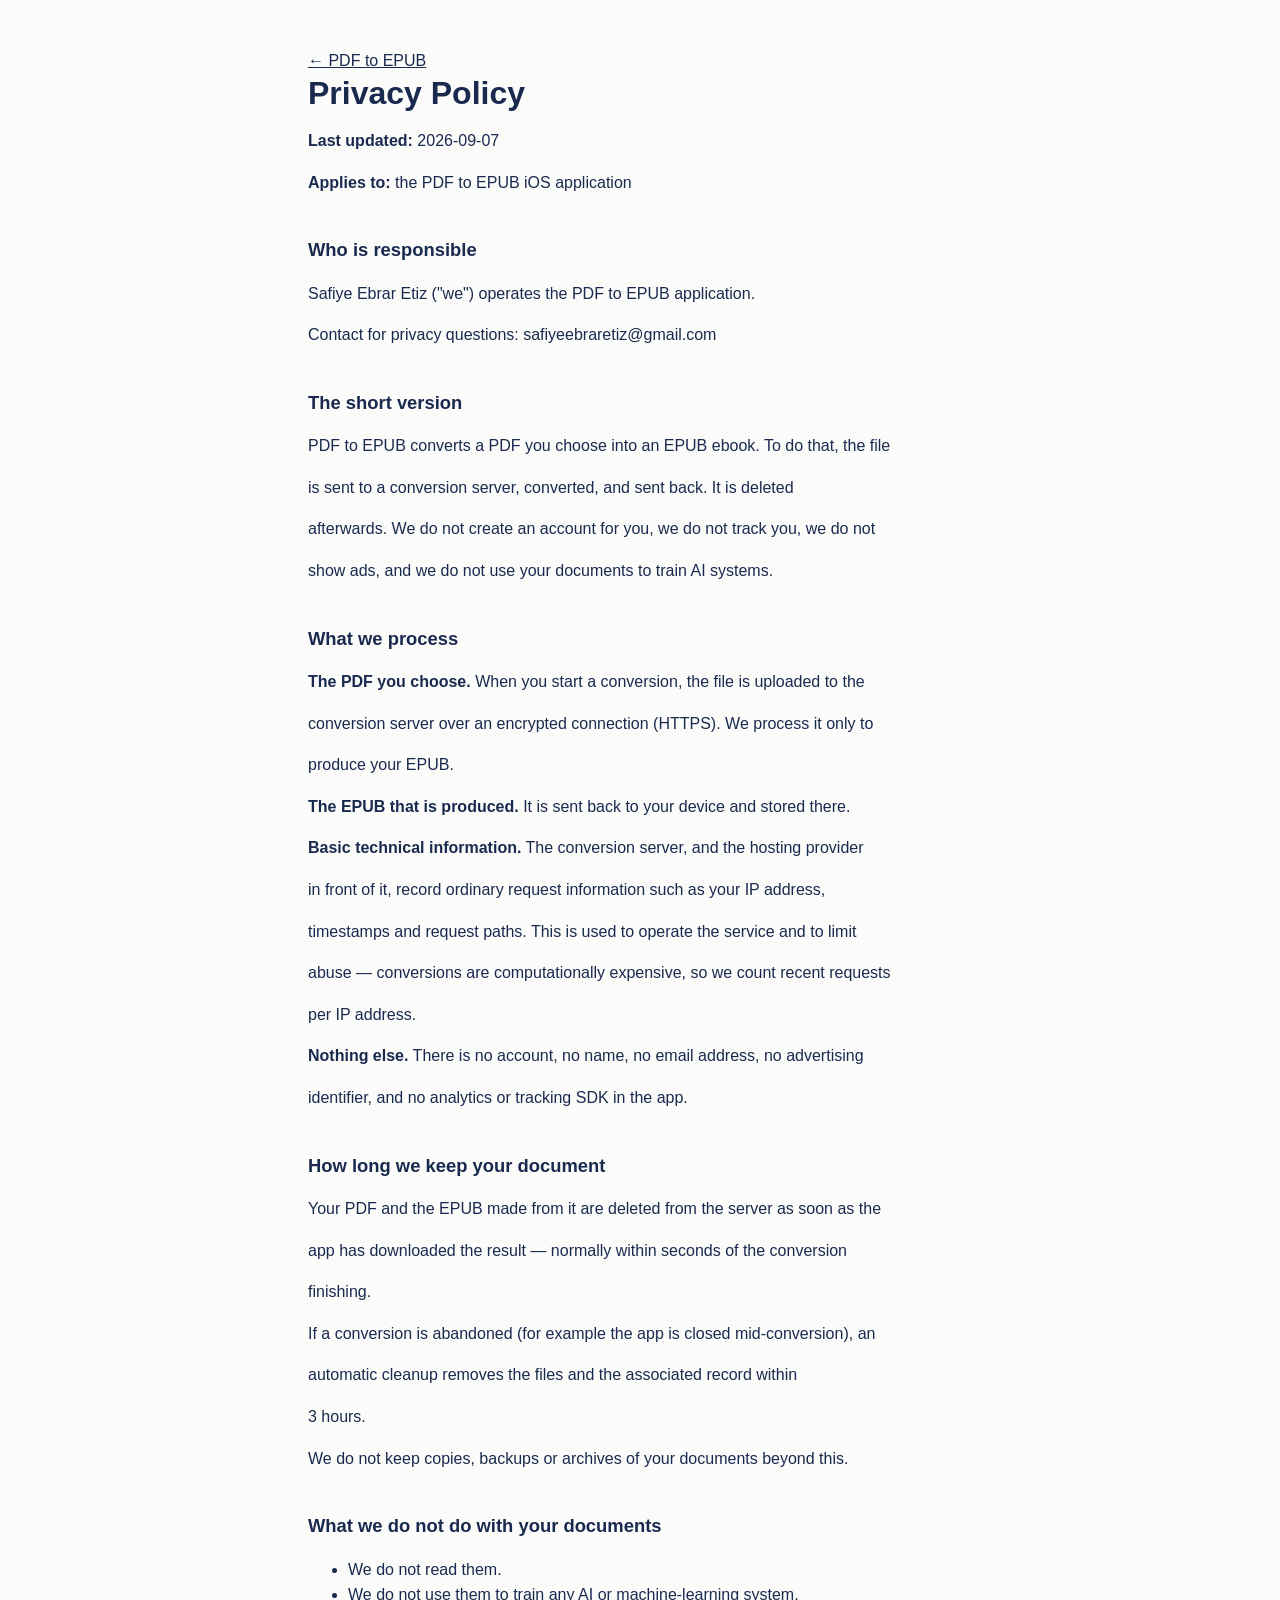
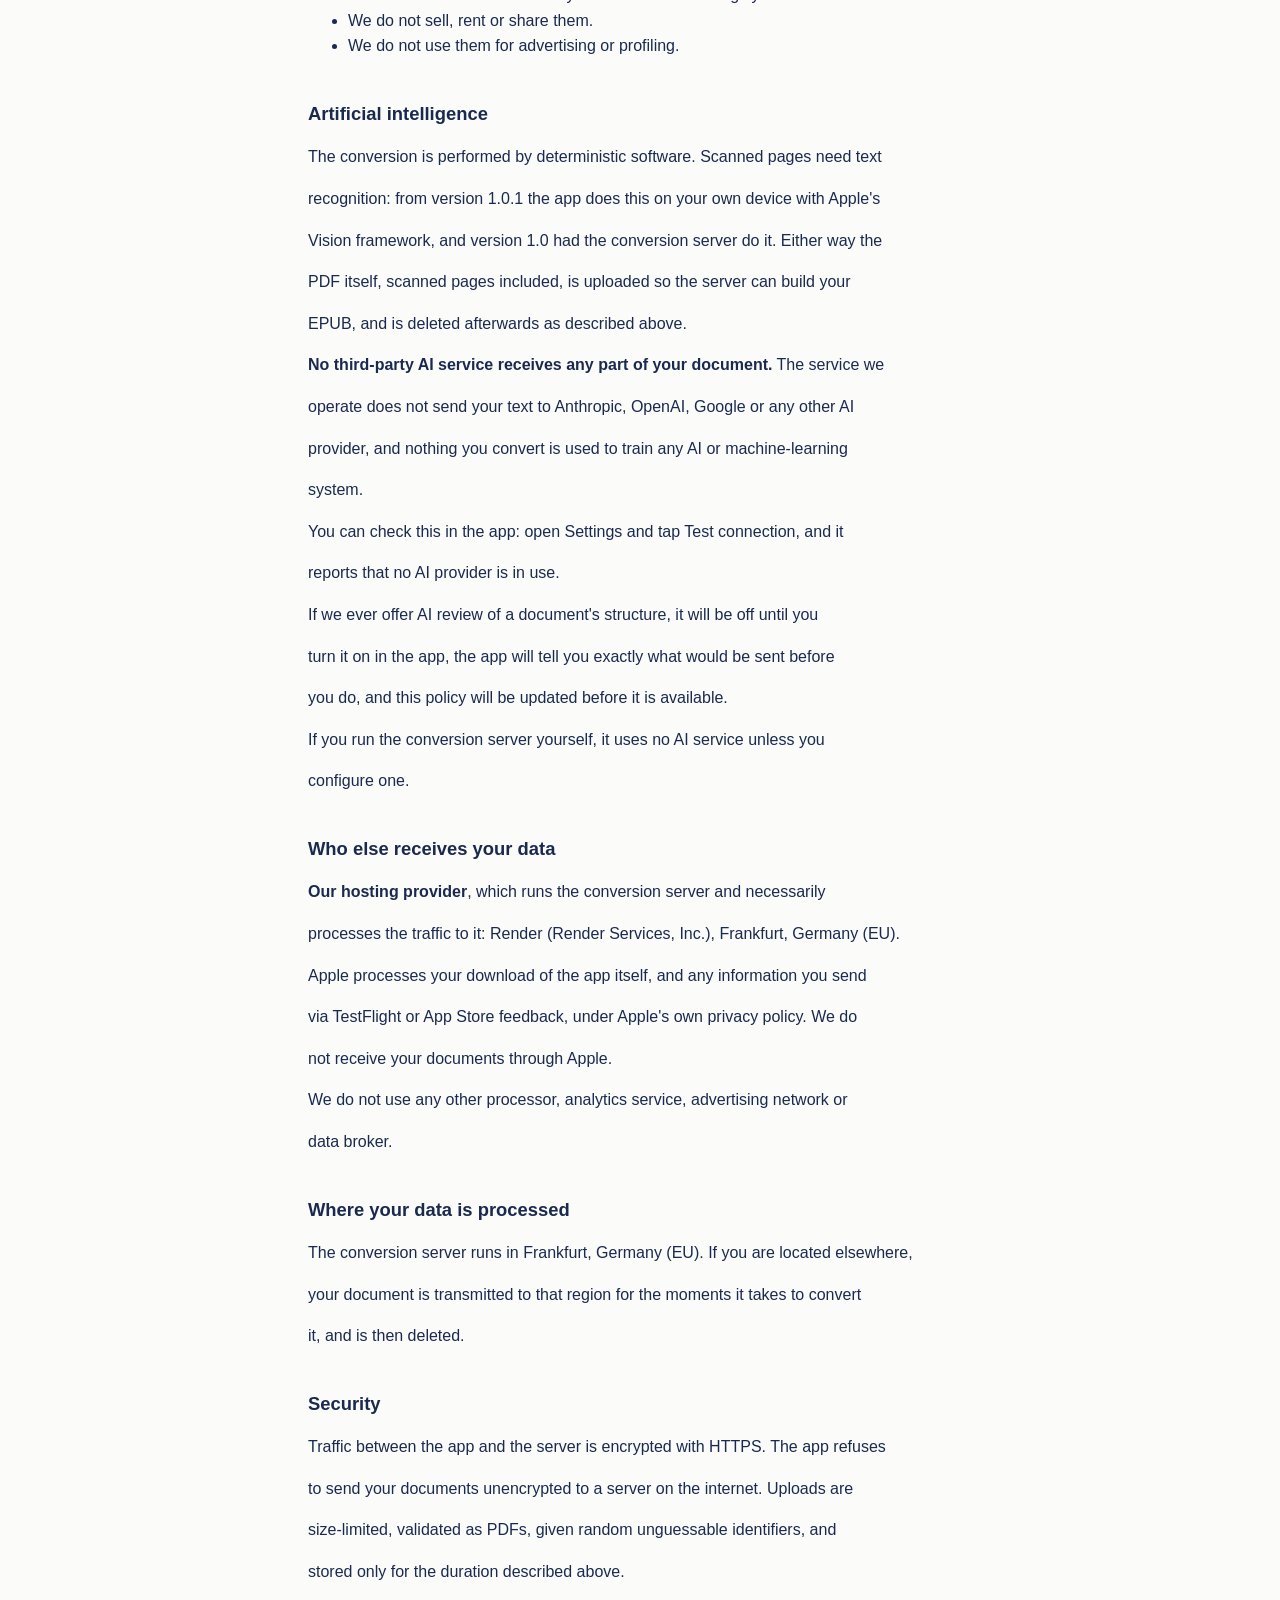
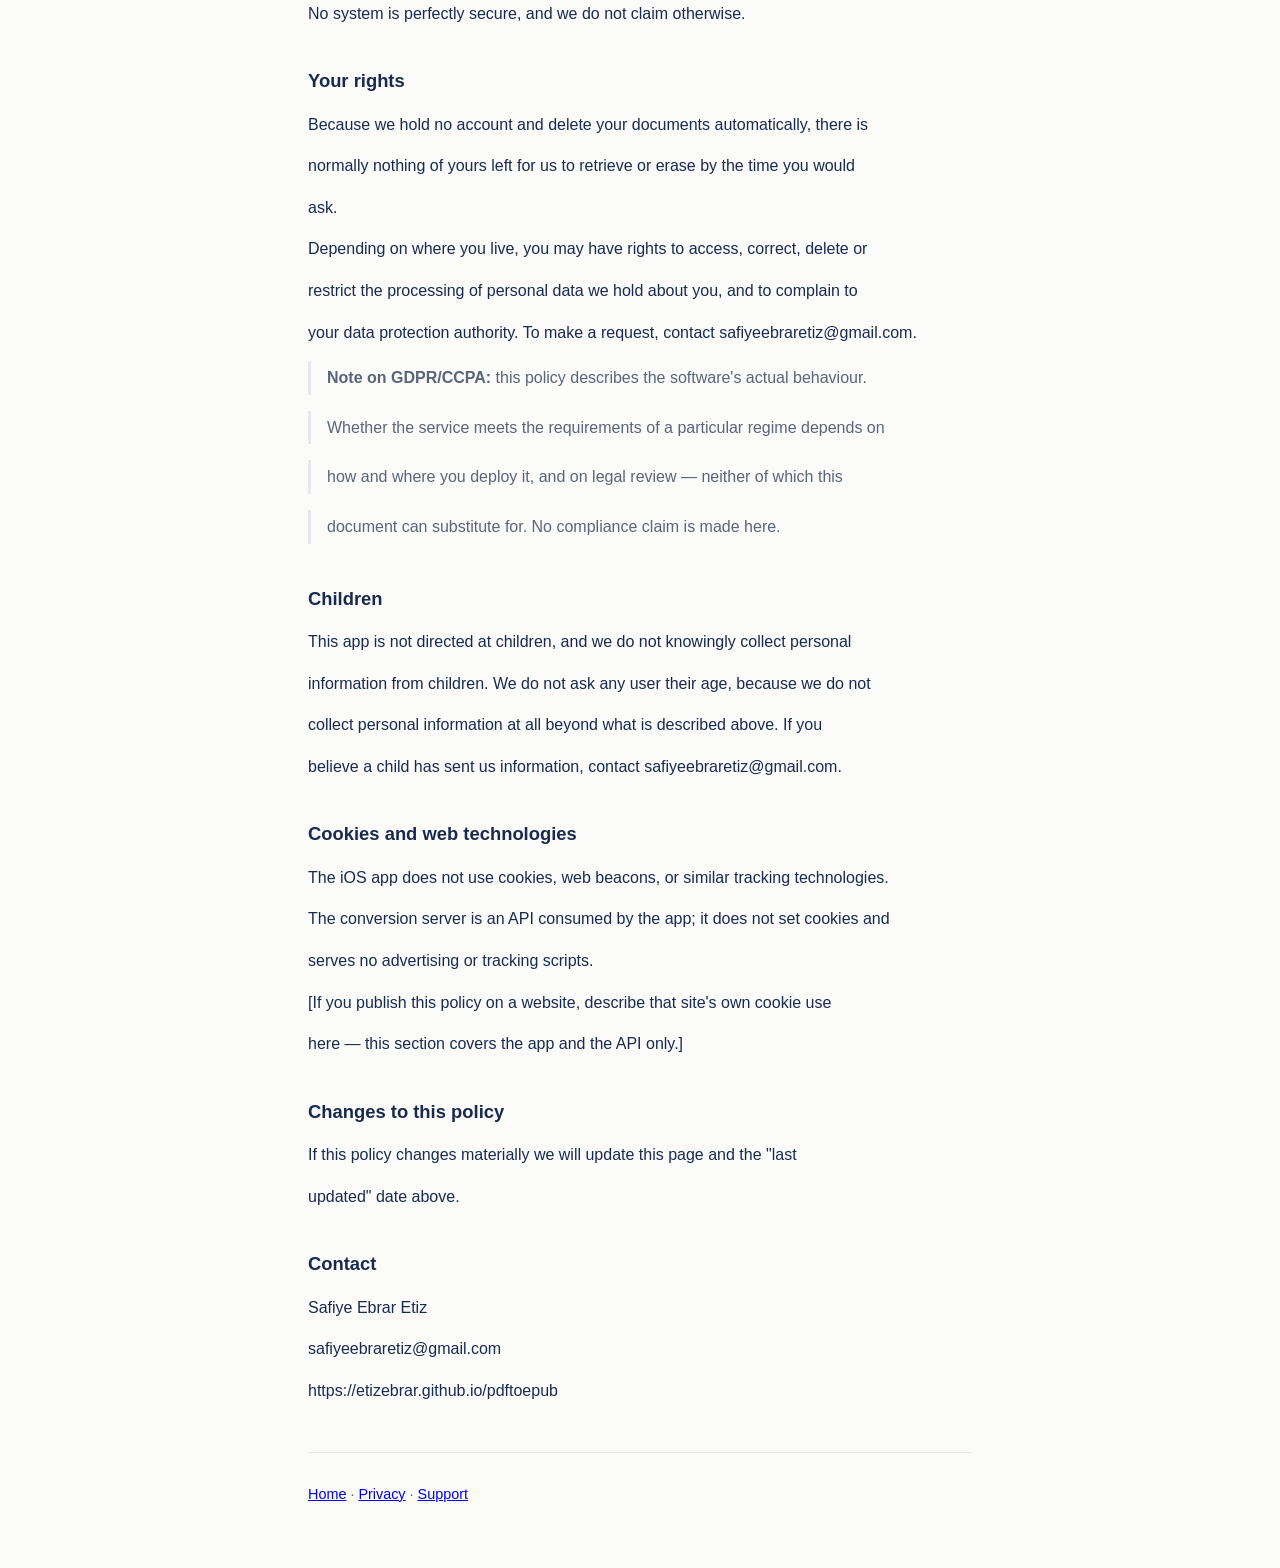
<file: privacy.html>
<!doctype html>
<html lang="en"><head>
<meta charset="utf-8"><meta name="viewport" content="width=device-width,initial-scale=1">
<title>Privacy Policy — PDF to EPUB</title>
<style>
:root{--ink:#1a2a4f;--muted:#5b6478;--bg:#fbfbfa;--card:#fff;--line:#e6e8ee}
@media (prefers-color-scheme:dark){:root{--ink:#e8ecf5;--muted:#a2abbd;--bg:#12151c;--card:#1a1e27;--line:#2a303c}}
*{box-sizing:border-box}body{margin:0;background:var(--bg);color:var(--ink);
font:16px/1.6 -apple-system,BlinkMacSystemFont,"Segoe UI",Roboto,sans-serif}
.wrap{max-width:44rem;margin:0 auto;padding:3rem 1.25rem}
h1{font-size:2rem;margin:0 0 .25rem;line-height:1.2}
h2{margin:2.5rem 0 .5rem;font-size:1.15rem}
.sub{color:var(--muted);margin:0 0 2rem}
nav a{display:inline-block;margin-right:1rem;color:var(--ink)}
.card{background:var(--card);border:1px solid var(--line);border-radius:12px;padding:1.25rem;margin:1rem 0}
blockquote{border-left:3px solid var(--line);margin:1rem 0;padding:.25rem 0 .25rem 1rem;color:var(--muted)}
code{background:var(--card);border:1px solid var(--line);border-radius:4px;padding:.1rem .3rem;font-size:.9em}
table{border-collapse:collapse;width:100%;margin:1rem 0}
th,td{border:1px solid var(--line);padding:.4rem .6rem;text-align:left;font-size:.95em}
footer{margin-top:3rem;color:var(--muted);font-size:.9rem;border-top:1px solid var(--line);padding-top:1rem}
</style></head><body><div class="wrap">
<nav><a href="./">← PDF to EPUB</a></nav>
<h1>Privacy Policy</h1>
<p><strong>Last updated:</strong> 2026-09-07</p>
<p><strong>Applies to:</strong> the PDF to EPUB iOS application</p>
<h2>Who is responsible</h2>
<p>Safiye Ebrar Etiz (&quot;we&quot;) operates the PDF to EPUB application.</p>
<p>Contact for privacy questions: safiyeebraretiz@gmail.com</p>
<h2>The short version</h2>
<p>PDF to EPUB converts a PDF you choose into an EPUB ebook. To do that, the file</p>
<p>is sent to a conversion server, converted, and sent back. It is deleted</p>
<p>afterwards. We do not create an account for you, we do not track you, we do not</p>
<p>show ads, and we do not use your documents to train AI systems.</p>
<h2>What we process</h2>
<p><strong>The PDF you choose.</strong> When you start a conversion, the file is uploaded to the</p>
<p>conversion server over an encrypted connection (HTTPS). We process it only to</p>
<p>produce your EPUB.</p>
<p><strong>The EPUB that is produced.</strong> It is sent back to your device and stored there.</p>
<p><strong>Basic technical information.</strong> The conversion server, and the hosting provider</p>
<p>in front of it, record ordinary request information such as your IP address,</p>
<p>timestamps and request paths. This is used to operate the service and to limit</p>
<p>abuse — conversions are computationally expensive, so we count recent requests</p>
<p>per IP address.</p>
<p><strong>Nothing else.</strong> There is no account, no name, no email address, no advertising</p>
<p>identifier, and no analytics or tracking SDK in the app.</p>
<h2>How long we keep your document</h2>
<p>Your PDF and the EPUB made from it are deleted from the server as soon as the</p>
<p>app has downloaded the result — normally within seconds of the conversion</p>
<p>finishing.</p>
<p>If a conversion is abandoned (for example the app is closed mid-conversion), an</p>
<p>automatic cleanup removes the files and the associated record within</p>
<p>3 hours.</p>
<p>We do not keep copies, backups or archives of your documents beyond this.</p>
<h2>What we do not do with your documents</h2>
<ul>
<li>We do not read them.</li>
<li>We do not use them to train any AI or machine-learning system.</li>
<li>We do not sell, rent or share them.</li>
<li>We do not use them for advertising or profiling.</li>
</ul>
<h2>Artificial intelligence</h2>
<p>The conversion is performed by deterministic software. Scanned pages need text</p>
<p>recognition: from version 1.0.1 the app does this on your own device with Apple&#x27;s</p>
<p>Vision framework, and version 1.0 had the conversion server do it. Either way the</p>
<p>PDF itself, scanned pages included, is uploaded so the server can build your</p>
<p>EPUB, and is deleted afterwards as described above.</p>
<p><strong>No third-party AI service receives any part of your document.</strong> The service we</p>
<p>operate does not send your text to Anthropic, OpenAI, Google or any other AI</p>
<p>provider, and nothing you convert is used to train any AI or machine-learning</p>
<p>system.</p>
<p>You can check this in the app: open Settings and tap Test connection, and it</p>
<p>reports that no AI provider is in use.</p>
<p>If we ever offer AI review of a document&#x27;s structure, it will be off until you</p>
<p>turn it on in the app, the app will tell you exactly what would be sent before</p>
<p>you do, and this policy will be updated before it is available.</p>
<p>If you run the conversion server yourself, it uses no AI service unless you</p>
<p>configure one.</p>
<h2>Who else receives your data</h2>
<p><strong>Our hosting provider</strong>, which runs the conversion server and necessarily</p>
<p>processes the traffic to it: Render (Render Services, Inc.), Frankfurt, Germany (EU).</p>
<p>Apple processes your download of the app itself, and any information you send</p>
<p>via TestFlight or App Store feedback, under Apple&#x27;s own privacy policy. We do</p>
<p>not receive your documents through Apple.</p>
<p>We do not use any other processor, analytics service, advertising network or</p>
<p>data broker.</p>
<h2>Where your data is processed</h2>
<p>The conversion server runs in Frankfurt, Germany (EU). If you are located elsewhere,</p>
<p>your document is transmitted to that region for the moments it takes to convert</p>
<p>it, and is then deleted.</p>
<h2>Security</h2>
<p>Traffic between the app and the server is encrypted with HTTPS. The app refuses</p>
<p>to send your documents unencrypted to a server on the internet. Uploads are</p>
<p>size-limited, validated as PDFs, given random unguessable identifiers, and</p>
<p>stored only for the duration described above.</p>
<p>No system is perfectly secure, and we do not claim otherwise.</p>
<h2>Your rights</h2>
<p>Because we hold no account and delete your documents automatically, there is</p>
<p>normally nothing of yours left for us to retrieve or erase by the time you would</p>
<p>ask.</p>
<p>Depending on where you live, you may have rights to access, correct, delete or</p>
<p>restrict the processing of personal data we hold about you, and to complain to</p>
<p>your data protection authority. To make a request, contact safiyeebraretiz@gmail.com.</p>
<blockquote><strong>Note on GDPR/CCPA:</strong> this policy describes the software&#x27;s actual behaviour.</blockquote>
<blockquote>Whether the service meets the requirements of a particular regime depends on</blockquote>
<blockquote>how and where you deploy it, and on legal review — neither of which this</blockquote>
<blockquote>document can substitute for. No compliance claim is made here.</blockquote>
<h2>Children</h2>
<p>This app is not directed at children, and we do not knowingly collect personal</p>
<p>information from children. We do not ask any user their age, because we do not</p>
<p>collect personal information at all beyond what is described above. If you</p>
<p>believe a child has sent us information, contact safiyeebraretiz@gmail.com.</p>
<h2>Cookies and web technologies</h2>
<p>The iOS app does not use cookies, web beacons, or similar tracking technologies.</p>
<p>The conversion server is an API consumed by the app; it does not set cookies and</p>
<p>serves no advertising or tracking scripts.</p>
<p>[If you publish this policy on a website, describe that site&#x27;s own cookie use</p>
<p>here — this section covers the app and the API only.]</p>
<h2>Changes to this policy</h2>
<p>If this policy changes materially we will update this page and the &quot;last</p>
<p>updated&quot; date above.</p>
<h2>Contact</h2>
<p>Safiye Ebrar Etiz</p>
<p>safiyeebraretiz@gmail.com</p>
<p>https://etizebrar.github.io/pdftoepub</p>
<footer><p><a href="./">Home</a> · <a href="privacy.html">Privacy</a> · <a href="support.html">Support</a></p></footer>
</div></body></html>
</file>
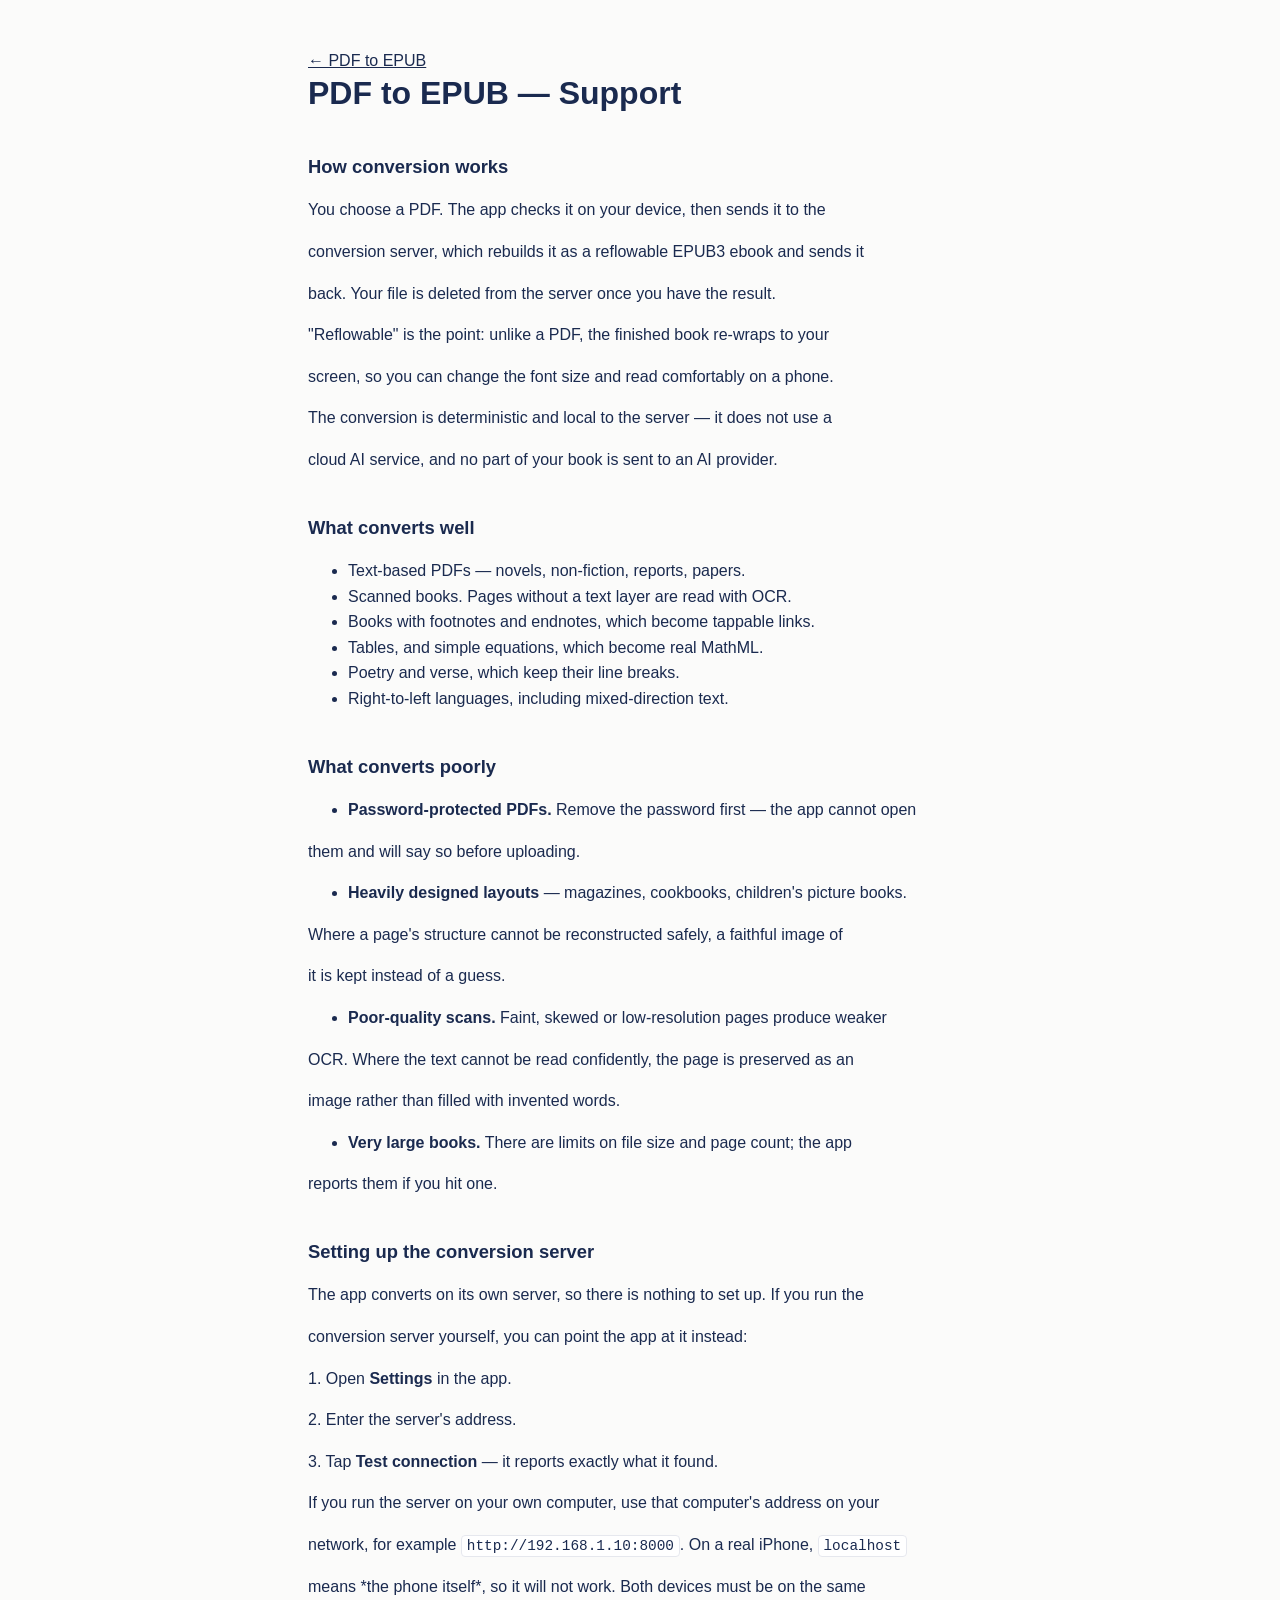
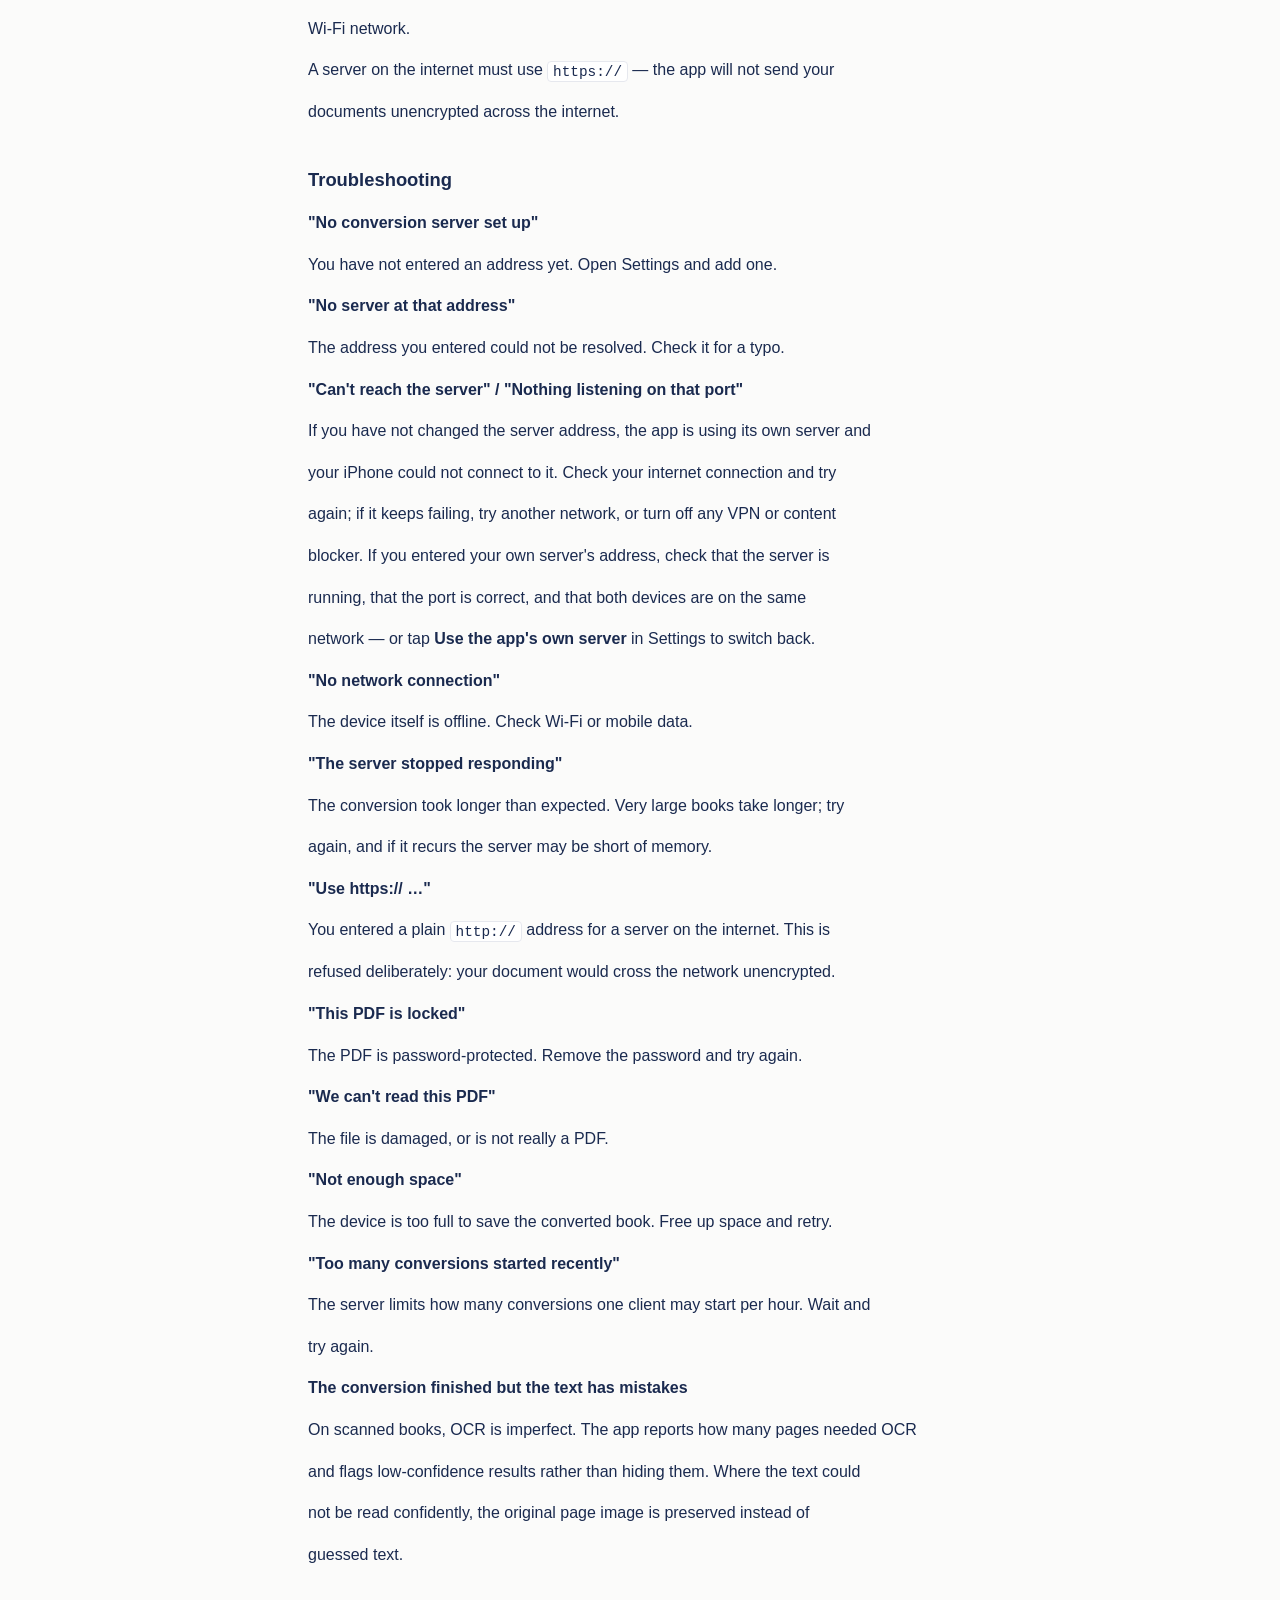
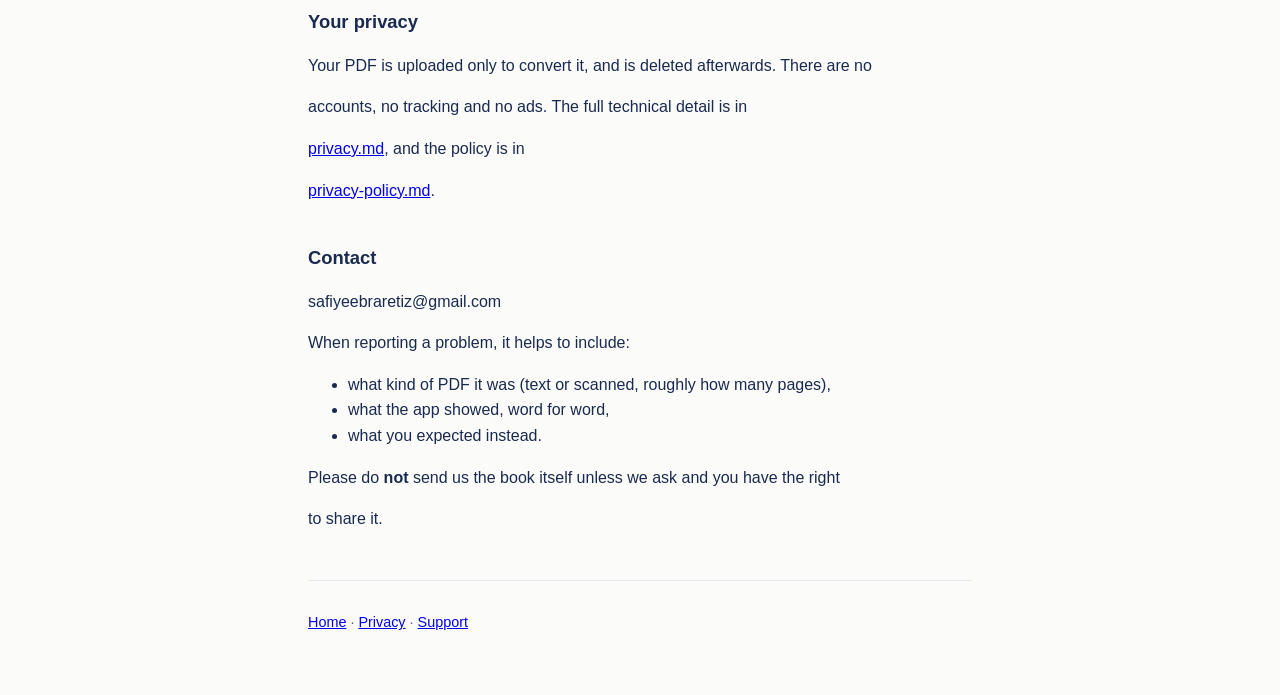
<file: support.html>
<!doctype html>
<html lang="en"><head>
<meta charset="utf-8"><meta name="viewport" content="width=device-width,initial-scale=1">
<title>Support — PDF to EPUB</title>
<style>
:root{--ink:#1a2a4f;--muted:#5b6478;--bg:#fbfbfa;--card:#fff;--line:#e6e8ee}
@media (prefers-color-scheme:dark){:root{--ink:#e8ecf5;--muted:#a2abbd;--bg:#12151c;--card:#1a1e27;--line:#2a303c}}
*{box-sizing:border-box}body{margin:0;background:var(--bg);color:var(--ink);
font:16px/1.6 -apple-system,BlinkMacSystemFont,"Segoe UI",Roboto,sans-serif}
.wrap{max-width:44rem;margin:0 auto;padding:3rem 1.25rem}
h1{font-size:2rem;margin:0 0 .25rem;line-height:1.2}
h2{margin:2.5rem 0 .5rem;font-size:1.15rem}
.sub{color:var(--muted);margin:0 0 2rem}
nav a{display:inline-block;margin-right:1rem;color:var(--ink)}
.card{background:var(--card);border:1px solid var(--line);border-radius:12px;padding:1.25rem;margin:1rem 0}
blockquote{border-left:3px solid var(--line);margin:1rem 0;padding:.25rem 0 .25rem 1rem;color:var(--muted)}
code{background:var(--card);border:1px solid var(--line);border-radius:4px;padding:.1rem .3rem;font-size:.9em}
table{border-collapse:collapse;width:100%;margin:1rem 0}
th,td{border:1px solid var(--line);padding:.4rem .6rem;text-align:left;font-size:.95em}
footer{margin-top:3rem;color:var(--muted);font-size:.9rem;border-top:1px solid var(--line);padding-top:1rem}
</style></head><body><div class="wrap">
<nav><a href="./">← PDF to EPUB</a></nav>
<h1>PDF to EPUB — Support</h1>
<h2>How conversion works</h2>
<p>You choose a PDF. The app checks it on your device, then sends it to the</p>
<p>conversion server, which rebuilds it as a reflowable EPUB3 ebook and sends it</p>
<p>back. Your file is deleted from the server once you have the result.</p>
<p>&quot;Reflowable&quot; is the point: unlike a PDF, the finished book re-wraps to your</p>
<p>screen, so you can change the font size and read comfortably on a phone.</p>
<p>The conversion is deterministic and local to the server — it does not use a</p>
<p>cloud AI service, and no part of your book is sent to an AI provider.</p>
<h2>What converts well</h2>
<ul>
<li>Text-based PDFs — novels, non-fiction, reports, papers.</li>
<li>Scanned books. Pages without a text layer are read with OCR.</li>
<li>Books with footnotes and endnotes, which become tappable links.</li>
<li>Tables, and simple equations, which become real MathML.</li>
<li>Poetry and verse, which keep their line breaks.</li>
<li>Right-to-left languages, including mixed-direction text.</li>
</ul>
<h2>What converts poorly</h2>
<ul>
<li><strong>Password-protected PDFs.</strong> Remove the password first — the app cannot open</li>
</ul>
<p>  them and will say so before uploading.</p>
<ul>
<li><strong>Heavily designed layouts</strong> — magazines, cookbooks, children&#x27;s picture books.</li>
</ul>
<p>  Where a page&#x27;s structure cannot be reconstructed safely, a faithful image of</p>
<p>  it is kept instead of a guess.</p>
<ul>
<li><strong>Poor-quality scans.</strong> Faint, skewed or low-resolution pages produce weaker</li>
</ul>
<p>  OCR. Where the text cannot be read confidently, the page is preserved as an</p>
<p>  image rather than filled with invented words.</p>
<ul>
<li><strong>Very large books.</strong> There are limits on file size and page count; the app</li>
</ul>
<p>  reports them if you hit one.</p>
<h2>Setting up the conversion server</h2>
<p>The app converts on its own server, so there is nothing to set up. If you run the</p>
<p>conversion server yourself, you can point the app at it instead:</p>
<p>1. Open <strong>Settings</strong> in the app.</p>
<p>2. Enter the server&#x27;s address.</p>
<p>3. Tap <strong>Test connection</strong> — it reports exactly what it found.</p>
<p>If you run the server on your own computer, use that computer&#x27;s address on your</p>
<p>network, for example <code>http://192.168.1.10:8000</code>. On a real iPhone, <code>localhost</code></p>
<p>means *the phone itself*, so it will not work. Both devices must be on the same</p>
<p>Wi-Fi network.</p>
<p>A server on the internet must use <code>https://</code> — the app will not send your</p>
<p>documents unencrypted across the internet.</p>
<h2>Troubleshooting</h2>
<p><strong>&quot;No conversion server set up&quot;</strong></p>
<p>You have not entered an address yet. Open Settings and add one.</p>
<p><strong>&quot;No server at that address&quot;</strong></p>
<p>The address you entered could not be resolved. Check it for a typo.</p>
<p><strong>&quot;Can&#x27;t reach the server&quot; / &quot;Nothing listening on that port&quot;</strong></p>
<p>If you have not changed the server address, the app is using its own server and</p>
<p>your iPhone could not connect to it. Check your internet connection and try</p>
<p>again; if it keeps failing, try another network, or turn off any VPN or content</p>
<p>blocker. If you entered your own server&#x27;s address, check that the server is</p>
<p>running, that the port is correct, and that both devices are on the same</p>
<p>network — or tap <strong>Use the app&#x27;s own server</strong> in Settings to switch back.</p>
<p><strong>&quot;No network connection&quot;</strong></p>
<p>The device itself is offline. Check Wi-Fi or mobile data.</p>
<p><strong>&quot;The server stopped responding&quot;</strong></p>
<p>The conversion took longer than expected. Very large books take longer; try</p>
<p>again, and if it recurs the server may be short of memory.</p>
<p><strong>&quot;Use https:// …&quot;</strong></p>
<p>You entered a plain <code>http://</code> address for a server on the internet. This is</p>
<p>refused deliberately: your document would cross the network unencrypted.</p>
<p><strong>&quot;This PDF is locked&quot;</strong></p>
<p>The PDF is password-protected. Remove the password and try again.</p>
<p><strong>&quot;We can&#x27;t read this PDF&quot;</strong></p>
<p>The file is damaged, or is not really a PDF.</p>
<p><strong>&quot;Not enough space&quot;</strong></p>
<p>The device is too full to save the converted book. Free up space and retry.</p>
<p><strong>&quot;Too many conversions started recently&quot;</strong></p>
<p>The server limits how many conversions one client may start per hour. Wait and</p>
<p>try again.</p>
<p><strong>The conversion finished but the text has mistakes</strong></p>
<p>On scanned books, OCR is imperfect. The app reports how many pages needed OCR</p>
<p>and flags low-confidence results rather than hiding them. Where the text could</p>
<p>not be read confidently, the original page image is preserved instead of</p>
<p>guessed text.</p>
<h2>Your privacy</h2>
<p>Your PDF is uploaded only to convert it, and is deleted afterwards. There are no</p>
<p>accounts, no tracking and no ads. The full technical detail is in</p>
<p><a href="privacy.html">privacy.md</a>, and the policy is in</p>
<p><a href="privacy.html">privacy-policy.md</a>.</p>
<h2>Contact</h2>
<p>safiyeebraretiz@gmail.com</p>
<p>When reporting a problem, it helps to include:</p>
<ul>
<li>what kind of PDF it was (text or scanned, roughly how many pages),</li>
<li>what the app showed, word for word,</li>
<li>what you expected instead.</li>
</ul>
<p>Please do <strong>not</strong> send us the book itself unless we ask and you have the right</p>
<p>to share it.</p>
<footer><p><a href="./">Home</a> · <a href="privacy.html">Privacy</a> · <a href="support.html">Support</a></p></footer>
</div></body></html>
</file>
<file: style.css>
/* PDF to EPUB — landing page
 *
 * Dark-first with a real light theme, because the page is read on a phone in
 * daylight as often as on a laptop at night. Everything is a token: the
 * palette, the spacing ramp and the type scale, so a change happens in one
 * place rather than in forty declarations.
 */

:root {
  /* Warm neutrals rather than blue-greys: the page sits beside Anthropic's
   * own material and a cold palette reads as generic developer-tool. */
  --ink: #f5f3ef;
  --ink-dim: #b4ada2;
  --ink-faint: #8c857b;
  --bg: #16150f;
  --bg-raised: #1e1d16;
  --bg-sunken: #100f0a;
  --line: #2e2c23;
  --line-strong: #413e32;

  --accent: #d97757;
  --accent-ink: #1a1710;
  --accent-dim: #a85a3f;

  --good: #7fa87f;
  --bad: #c06b5c;

  /* A 4px ramp. Named by role, so markup says what it means. */
  --space-xs: 0.25rem;
  --space-sm: 0.5rem;
  --space-md: 1rem;
  --space-lg: 1.5rem;
  --space-xl: 2.5rem;
  --space-2xl: 4rem;
  --space-3xl: 6rem;

  --radius-sm: 6px;
  --radius-md: 10px;
  --radius-lg: 16px;
  --radius-pill: 999px;

  --measure: 42rem;      /* comfortable reading width */
  --page: 72rem;         /* outer layout width */

  --font: -apple-system, BlinkMacSystemFont, "SF Pro Text", "Inter",
    "Segoe UI", Roboto, system-ui, sans-serif;
  --font-mono: ui-monospace, "SF Mono", "JetBrains Mono", Menlo, monospace;

  --shadow: 0 1px 2px rgb(0 0 0 / 0.3), 0 8px 24px -12px rgb(0 0 0 / 0.5);
  --header-height: 3.75rem;
}

/* The light theme is a redefinition of the same tokens, so no rule below
 * this point needs to know which theme is active. */
@media (prefers-color-scheme: light) {
  :root:not([data-theme="dark"]) {
    --ink: #1f1d17;
    --ink-dim: #585349;
    --ink-faint: #726c60;
    --bg: #faf9f6;
    --bg-raised: #ffffff;
    --bg-sunken: #f2f0ea;
    --line: #e4e1d8;
    --line-strong: #cdc8bb;
    --accent: #b34e2c;
    --accent-ink: #ffffff;
    --accent-dim: #9c4729;
    --good: #4a7a4a;
    --bad: #a8463a;
    --shadow: 0 1px 2px rgb(31 29 23 / 0.06), 0 8px 24px -12px rgb(31 29 23 / 0.18);
  }
}

:root[data-theme="light"] {
  --ink: #1f1d17;
  --ink-dim: #585349;
  --ink-faint: #726c60;
  --bg: #faf9f6;
  --bg-raised: #ffffff;
  --bg-sunken: #f2f0ea;
  --line: #e4e1d8;
  --line-strong: #cdc8bb;
  --accent: #b34e2c;
  --accent-ink: #ffffff;
  --accent-dim: #9c4729;
  --good: #4a7a4a;
  --bad: #a8463a;
  --shadow: 0 1px 2px rgb(31 29 23 / 0.06), 0 8px 24px -12px rgb(31 29 23 / 0.18);
}

/* The two faint tokens and the light accent are set to the lightest/darkest
 * value that still clears WCAG AA 4.5:1 against every surface they are used
 * on, because all three carry small text: metric labels at 0.78rem, the
 * pipeline's stage tags at 0.74rem, card footnotes at 0.8rem. Nudging them
 * for looks breaks the contrast; the measured ratios are in the commit. */

/* --- reset ------------------------------------------------------------- */

*,
*::before,
*::after { box-sizing: border-box; }

html { -webkit-text-size-adjust: 100%; }

body {
  margin: 0;
  background: var(--bg);
  color: var(--ink);
  font-family: var(--font);
  font-size: 1rem;
  line-height: 1.65;
  -webkit-font-smoothing: antialiased;
  text-rendering: optimizeLegibility;
}

h1, h2, h3 {
  margin: 0;
  line-height: 1.15;
  letter-spacing: -0.021em;
  font-weight: 600;
}

p { margin: 0; }
img, svg { display: block; max-width: 100%; }

a {
  color: var(--ink);
  text-decoration-color: var(--line-strong);
  text-underline-offset: 0.2em;
}
a:hover { text-decoration-color: var(--accent); }

:focus-visible {
  outline: 2px solid var(--accent);
  outline-offset: 3px;
  border-radius: var(--radius-sm);
}

@media (prefers-reduced-motion: reduce) {
  * { animation-duration: 0.01ms !important; transition-duration: 0.01ms !important; }
  html { scroll-behavior: auto !important; }
}

/* --- layout ------------------------------------------------------------ */

.shell {
  width: 100%;
  max-width: var(--page);
  margin-inline: auto;
  /* 16px gutter on a phone, as a minimum, with no horizontal scroll. */
  padding-inline: var(--space-md);
}

.section { padding-block: var(--space-2xl); }
.section--tight { padding-block: var(--space-xl); }

.section-head { max-width: var(--measure); margin-bottom: var(--space-xl); }
.section-head h2 { font-size: clamp(1.5rem, 1.1rem + 1.8vw, 2.1rem); }
.section-head p {
  margin-top: var(--space-md);
  color: var(--ink-dim);
  font-size: 1.05rem;
}

.eyebrow {
  display: inline-block;
  margin-bottom: var(--space-md);
  color: var(--accent);
  font-size: 0.78rem;
  font-weight: 650;
  letter-spacing: 0.08em;
  text-transform: uppercase;
}

.skip-link {
  position: absolute;
  left: -9999px;
  top: var(--space-sm);
  z-index: 100;
  padding: var(--space-sm) var(--space-md);
  background: var(--bg-raised);
  border: 1px solid var(--line-strong);
  border-radius: var(--radius-sm);
}
.skip-link:focus { left: var(--space-md); }

/* --- header ------------------------------------------------------------ */

.header {
  position: sticky;
  top: 0;
  z-index: 50;
  background: color-mix(in srgb, var(--bg) 88%, transparent);
  backdrop-filter: saturate(160%) blur(12px);
  border-bottom: 1px solid transparent;
  transition: border-color 160ms ease, background 160ms ease;
}
/* Set by main.js once the page has scrolled, so the bar only earns its
 * edge when there is something above it to separate from. */
.header[data-scrolled="true"] { border-bottom-color: var(--line); }

.header__inner {
  display: flex;
  align-items: center;
  gap: var(--space-lg);
  height: var(--header-height);
}

.brand {
  display: inline-flex;
  align-items: center;
  gap: 0.6rem;
  font-weight: 650;
  letter-spacing: -0.015em;
  text-decoration: none;
  white-space: nowrap;
}
.brand__mark {
  width: 1.65rem;
  height: 1.65rem;
  flex: none;
  border-radius: var(--radius-sm);
  background: var(--accent);
  color: var(--accent-ink);
  display: grid;
  place-items: center;
  font-size: 0.7rem;
  font-weight: 700;
  letter-spacing: 0;
}

.nav { margin-left: auto; }
.nav__list {
  display: flex;
  align-items: center;
  gap: var(--space-lg);
  margin: 0;
  padding: 0;
  list-style: none;
}
.nav__list a {
  color: var(--ink-dim);
  font-size: 0.92rem;
  text-decoration: none;
  white-space: nowrap;
}
.nav__list a:hover { color: var(--ink); }

.nav-toggle {
  display: none;
  margin-left: auto;
  width: 2.5rem;
  height: 2.5rem;
  padding: 0;
  background: none;
  border: 1px solid var(--line);
  border-radius: var(--radius-sm);
  color: var(--ink);
  cursor: pointer;
}
.nav-toggle__bars,
.nav-toggle__bars::before,
.nav-toggle__bars::after {
  display: block;
  width: 1rem;
  height: 1.5px;
  margin-inline: auto;
  background: currentColor;
  content: "";
  transition: transform 160ms ease, opacity 160ms ease;
}
.nav-toggle__bars::before { transform: translateY(-5px); }
.nav-toggle__bars::after { transform: translateY(3.5px); }
.nav-toggle[aria-expanded="true"] .nav-toggle__bars { background: transparent; }
.nav-toggle[aria-expanded="true"] .nav-toggle__bars::before { transform: rotate(45deg) translateY(0); }
.nav-toggle[aria-expanded="true"] .nav-toggle__bars::after { transform: rotate(-45deg) translateY(-1.5px); }

/* --- buttons ----------------------------------------------------------- */

.btn {
  display: inline-flex;
  align-items: center;
  justify-content: center;
  gap: 0.45rem;
  padding: 0.68rem 1.15rem;
  border: 1px solid transparent;
  border-radius: var(--radius-pill);
  font: inherit;
  font-size: 0.94rem;
  font-weight: 560;
  text-decoration: none;
  white-space: nowrap;
  cursor: pointer;
  transition: transform 120ms ease, background 140ms ease, border-color 140ms ease;
}
.btn:active { transform: translateY(1px); }

.btn--primary { background: var(--accent); color: var(--accent-ink); }
.btn--primary:hover { background: var(--accent-dim); }

.btn--ghost {
  background: transparent;
  color: var(--ink);
  border-color: var(--line-strong);
}
.btn--ghost:hover { border-color: var(--ink-faint); }

.btn--plain {
  padding-inline: 0;
  background: none;
  color: var(--ink-dim);
}
.btn--plain:hover { color: var(--accent); }

.btn--sm { padding: 0.48rem 0.9rem; font-size: 0.88rem; }

/* --- hero -------------------------------------------------------------- */

.hero { padding-block: clamp(3rem, 1rem + 9vw, 6rem) var(--space-2xl); }
.hero__inner { max-width: 50rem; }

.hero h1 {
  font-size: clamp(2.1rem, 1.2rem + 4.6vw, 3.9rem);
  letter-spacing: -0.03em;
}
.hero__lede {
  max-width: var(--measure);
  margin-top: var(--space-lg);
  color: var(--ink-dim);
  font-size: clamp(1.03rem, 0.98rem + 0.3vw, 1.2rem);
}
.hero__actions {
  display: flex;
  flex-wrap: wrap;
  align-items: center;
  gap: var(--space-md);
  margin-top: var(--space-xl);
}

.specs {
  display: flex;
  flex-wrap: wrap;
  gap: var(--space-sm);
  margin: var(--space-xl) 0 0;
  padding: 0;
  list-style: none;
}
.badge {
  display: inline-flex;
  align-items: center;
  gap: 0.4rem;
  padding: 0.3rem 0.7rem;
  background: var(--bg-raised);
  border: 1px solid var(--line);
  border-radius: var(--radius-pill);
  color: var(--ink-dim);
  font-size: 0.8rem;
  font-weight: 500;
  white-space: nowrap;
}
.badge__dot {
  width: 0.4rem;
  height: 0.4rem;
  flex: none;
  border-radius: 50%;
  background: var(--accent);
}

/* --- measured numbers -------------------------------------------------- */

.metrics {
  display: grid;
  grid-template-columns: repeat(auto-fit, minmax(11rem, 1fr));
  gap: 1px;
  margin: 0;
  padding: 0;
  background: var(--line);
  border: 1px solid var(--line);
  border-radius: var(--radius-lg);
  overflow: hidden;
}
.metric { padding: var(--space-lg); background: var(--bg-raised); }
.metric dt {
  color: var(--ink-faint);
  font-size: 0.78rem;
  font-weight: 550;
  letter-spacing: 0.04em;
  text-transform: uppercase;
}
.metric dd {
  margin: var(--space-xs) 0 0;
  font-size: clamp(1.5rem, 1.2rem + 1.2vw, 2rem);
  font-weight: 620;
  letter-spacing: -0.025em;
  font-variant-numeric: tabular-nums;
}
.metric p {
  margin-top: var(--space-xs);
  color: var(--ink-dim);
  font-size: 0.86rem;
  line-height: 1.5;
}

/* --- problem / solution ------------------------------------------------ */

.split {
  display: grid;
  grid-template-columns: 1fr;
  gap: var(--space-lg);
}
@media (min-width: 52rem) {
  .split { grid-template-columns: 1fr 1fr; gap: var(--space-xl); }
}

.panel {
  padding: var(--space-lg);
  background: var(--bg-raised);
  border: 1px solid var(--line);
  border-radius: var(--radius-lg);
}
.panel--problem { background: var(--bg-sunken); }
.panel h3 {
  display: flex;
  align-items: center;
  gap: 0.55rem;
  font-size: 1.1rem;
}
.panel__tag {
  padding: 0.12rem 0.5rem;
  border-radius: var(--radius-pill);
  font-size: 0.7rem;
  font-weight: 650;
  letter-spacing: 0.05em;
  text-transform: uppercase;
}
.panel--problem .panel__tag {
  background: color-mix(in srgb, var(--bad) 18%, transparent);
  color: var(--bad);
}
.panel--solution .panel__tag {
  background: color-mix(in srgb, var(--good) 18%, transparent);
  color: var(--good);
}

.defects { margin: var(--space-md) 0 0; padding: 0; list-style: none; }
.defects li {
  padding: var(--space-md) 0;
  border-top: 1px solid var(--line);
}
.defects li:first-child { border-top: 0; padding-top: var(--space-sm); }
.defects b { display: block; font-weight: 580; }
.defects span {
  display: block;
  margin-top: var(--space-xs);
  color: var(--ink-dim);
  font-size: 0.9rem;
}

/* A before/after pair of real strings, shown as code because that is what
 * they are: the exact characters that came out of a book. */
.repair {
  margin-top: var(--space-sm);
  font-family: var(--font-mono);
  font-size: 0.82rem;
  line-height: 1.5;
}
.repair__row { display: flex; gap: 0.55rem; align-items: baseline; }
.repair__label {
  flex: none;
  width: 3.1rem;
  color: var(--ink-faint);
  font-size: 0.72rem;
  text-transform: uppercase;
  letter-spacing: 0.04em;
}
.repair__was { color: var(--bad); text-decoration: line-through; text-decoration-thickness: 1px; }
.repair__now { color: var(--good); }

/* --- feature grid ------------------------------------------------------ */

.cards {
  display: grid;
  grid-template-columns: repeat(auto-fit, minmax(16rem, 1fr));
  gap: var(--space-lg);
}
.card {
  display: flex;
  flex-direction: column;
  gap: var(--space-sm);
  padding: var(--space-lg);
  background: var(--bg-raised);
  border: 1px solid var(--line);
  border-radius: var(--radius-lg);
}
.card__icon {
  width: 2.2rem;
  height: 2.2rem;
  display: grid;
  place-items: center;
  margin-bottom: var(--space-xs);
  background: var(--bg-sunken);
  border: 1px solid var(--line);
  border-radius: var(--radius-md);
  color: var(--accent);
}
.card h3 { font-size: 1.03rem; }
.card p { color: var(--ink-dim); font-size: 0.93rem; }
.card__note {
  margin-top: auto;
  padding-top: var(--space-sm);
  color: var(--ink-faint);
  font-size: 0.8rem;
}

/* --- pipeline ---------------------------------------------------------- */

.steps { margin: 0; padding: 0; list-style: none; counter-reset: step; }
.steps > li {
  display: grid;
  grid-template-columns: auto 1fr;
  gap: var(--space-md) var(--space-lg);
  padding-block: var(--space-lg);
  border-top: 1px solid var(--line);
  counter-increment: step;
}
.steps > li:first-child { border-top: 0; }
.steps__num {
  width: 2rem;
  height: 2rem;
  display: grid;
  place-items: center;
  border: 1px solid var(--line-strong);
  border-radius: 50%;
  color: var(--ink-dim);
  font-size: 0.85rem;
  font-variant-numeric: tabular-nums;
}
.steps__num::before { content: counter(step); }
.steps h3 { font-size: 1.03rem; }
.steps p { margin-top: var(--space-xs); color: var(--ink-dim); font-size: 0.95rem; }
.steps__where {
  display: inline-block;
  margin-top: var(--space-sm);
  padding: 0.15rem 0.55rem;
  border: 1px solid var(--line);
  border-radius: var(--radius-pill);
  color: var(--ink-faint);
  font-family: var(--font-mono);
  font-size: 0.74rem;
}

/* --- claude callout ---------------------------------------------------- */

.callout {
  padding: var(--space-xl);
  background: var(--bg-raised);
  border: 1px solid var(--line-strong);
  border-radius: var(--radius-lg);
  box-shadow: var(--shadow);
}
.callout__top {
  display: flex;
  flex-wrap: wrap;
  align-items: center;
  gap: var(--space-md);
}
.callout h2 {
  margin-top: var(--space-md);
  font-size: clamp(1.3rem, 1.1rem + 1vw, 1.75rem);
  max-width: var(--measure);
}
.callout p {
  max-width: var(--measure);
  margin-top: var(--space-md);
  color: var(--ink-dim);
}

.bounds {
  display: grid;
  grid-template-columns: repeat(auto-fit, minmax(13rem, 1fr));
  gap: var(--space-md);
  margin: var(--space-lg) 0 0;
  padding: 0;
  list-style: none;
}
.bound {
  padding: var(--space-md);
  background: var(--bg-sunken);
  border: 1px solid var(--line);
  border-radius: var(--radius-md);
}
.bound b { display: block; font-size: 0.92rem; font-weight: 580; }
.bound span {
  display: block;
  margin-top: var(--space-xs);
  color: var(--ink-dim);
  font-size: 0.85rem;
  line-height: 1.5;
}

/* --- footer ------------------------------------------------------------ */

.footer {
  margin-top: var(--space-2xl);
  padding-block: var(--space-xl);
  border-top: 1px solid var(--line);
  color: var(--ink-dim);
  font-size: 0.9rem;
}
.footer__cols {
  display: grid;
  grid-template-columns: repeat(auto-fit, minmax(12rem, 1fr));
  gap: var(--space-xl);
}
.footer h3 {
  margin-bottom: var(--space-sm);
  color: var(--ink);
  font-size: 0.8rem;
  font-weight: 600;
  letter-spacing: 0.06em;
  text-transform: uppercase;
}
.footer ul { margin: 0; padding: 0; list-style: none; }
.footer li + li { margin-top: var(--space-sm); }
.footer a { color: var(--ink-dim); text-decoration: none; }
.footer a:hover { color: var(--ink); text-decoration: underline; }
.footer__base {
  display: flex;
  flex-wrap: wrap;
  gap: var(--space-md);
  justify-content: space-between;
  margin-top: var(--space-xl);
  padding-top: var(--space-lg);
  border-top: 1px solid var(--line);
  color: var(--ink-faint);
  font-size: 0.84rem;
}

/* --- mobile nav -------------------------------------------------------- */

@media (max-width: 51.99rem) {
  .nav-toggle { display: grid; place-items: center; }

  .nav {
    position: fixed;
    inset: var(--header-height) 0 auto;
    margin: 0;
    padding: var(--space-md);
    background: var(--bg);
    border-bottom: 1px solid var(--line);
    /* Collapsed by default and genuinely inert: visibility keeps the links
     * out of the tab order while the menu is shut. */
    visibility: hidden;
    opacity: 0;
    transform: translateY(-0.5rem);
    transition: opacity 160ms ease, transform 160ms ease, visibility 160ms;
  }
  .nav[data-open="true"] { visibility: visible; opacity: 1; transform: none; }

  .nav__list { flex-direction: column; align-items: stretch; gap: 0; }
  .nav__list li { border-top: 1px solid var(--line); }
  .nav__list li:first-child { border-top: 0; }
  .nav__list a { display: block; padding: var(--space-md) var(--space-sm); font-size: 1rem; }
  .nav__cta { margin-top: var(--space-md); }
  .nav__cta .btn { width: 100%; }

  .header__cta--desktop { display: none; }
}

@media (min-width: 52rem) {
  .nav__cta { display: none; }
}
</file>
